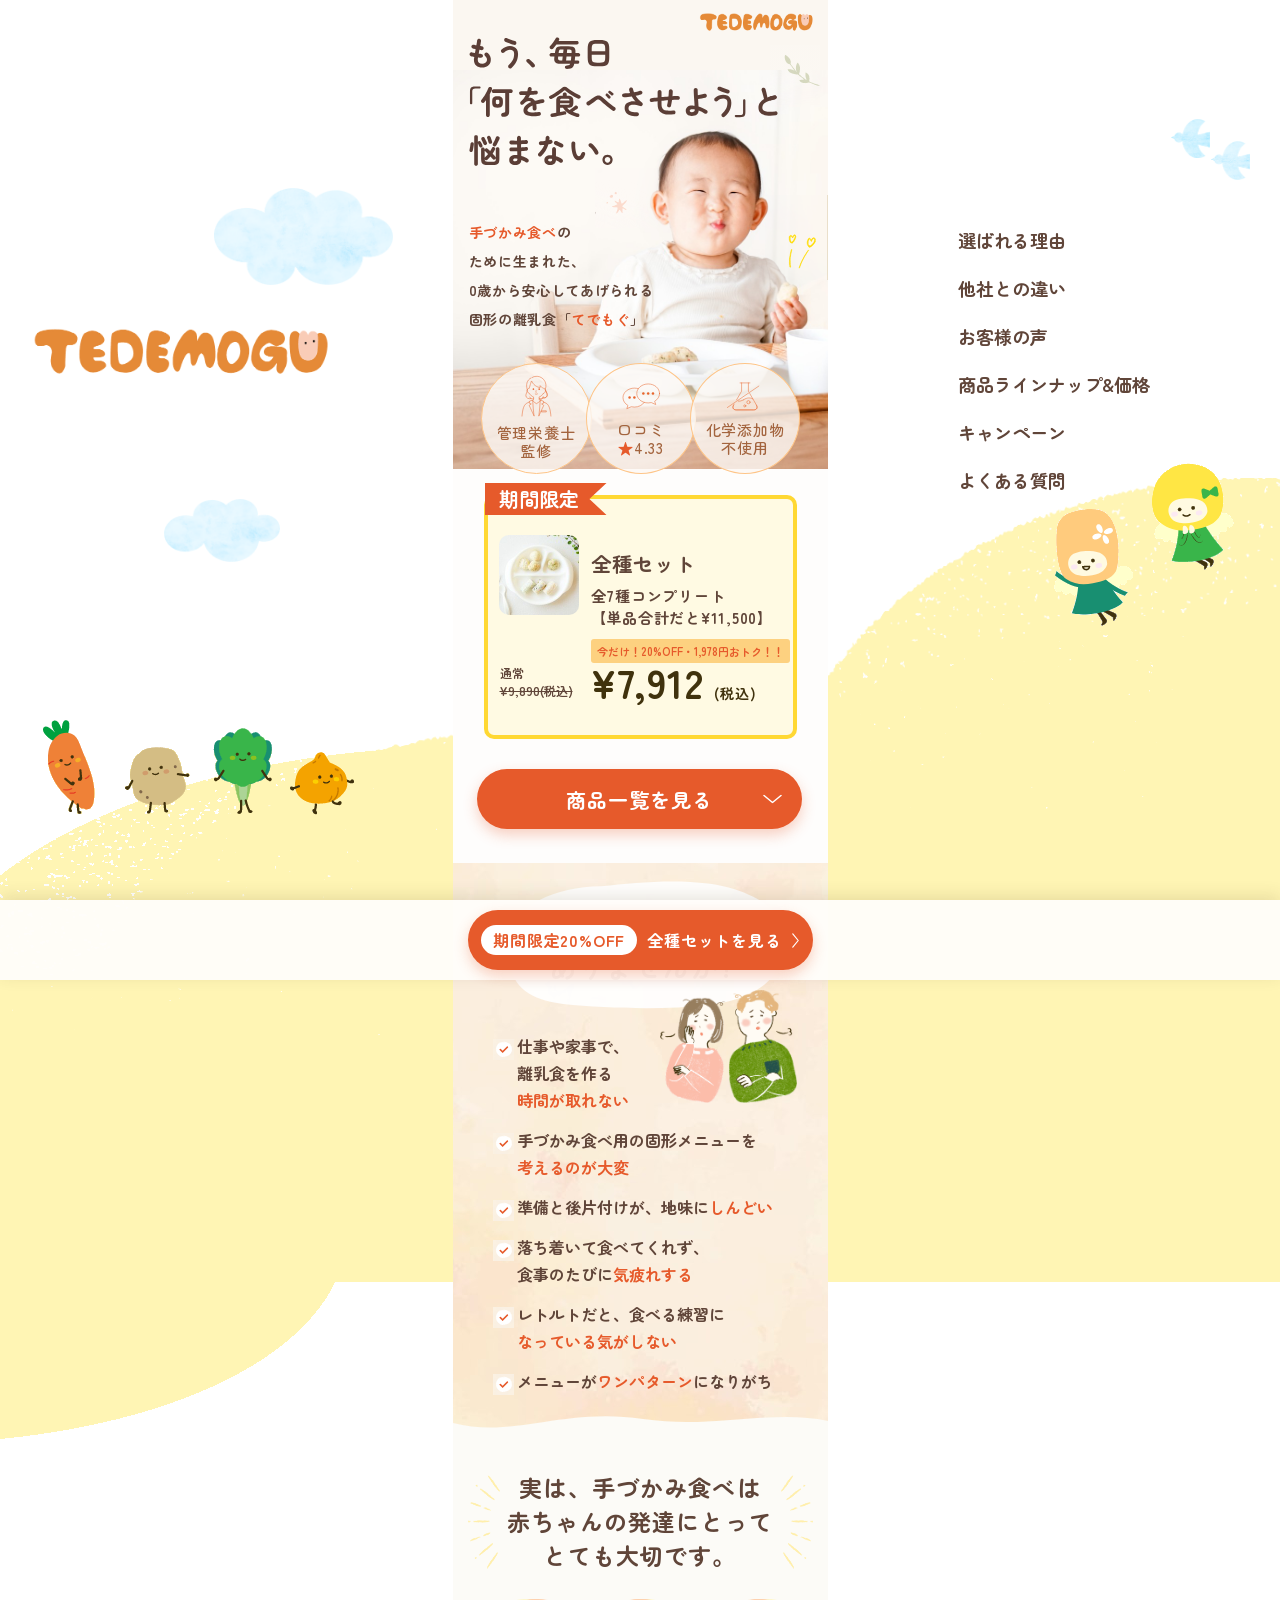
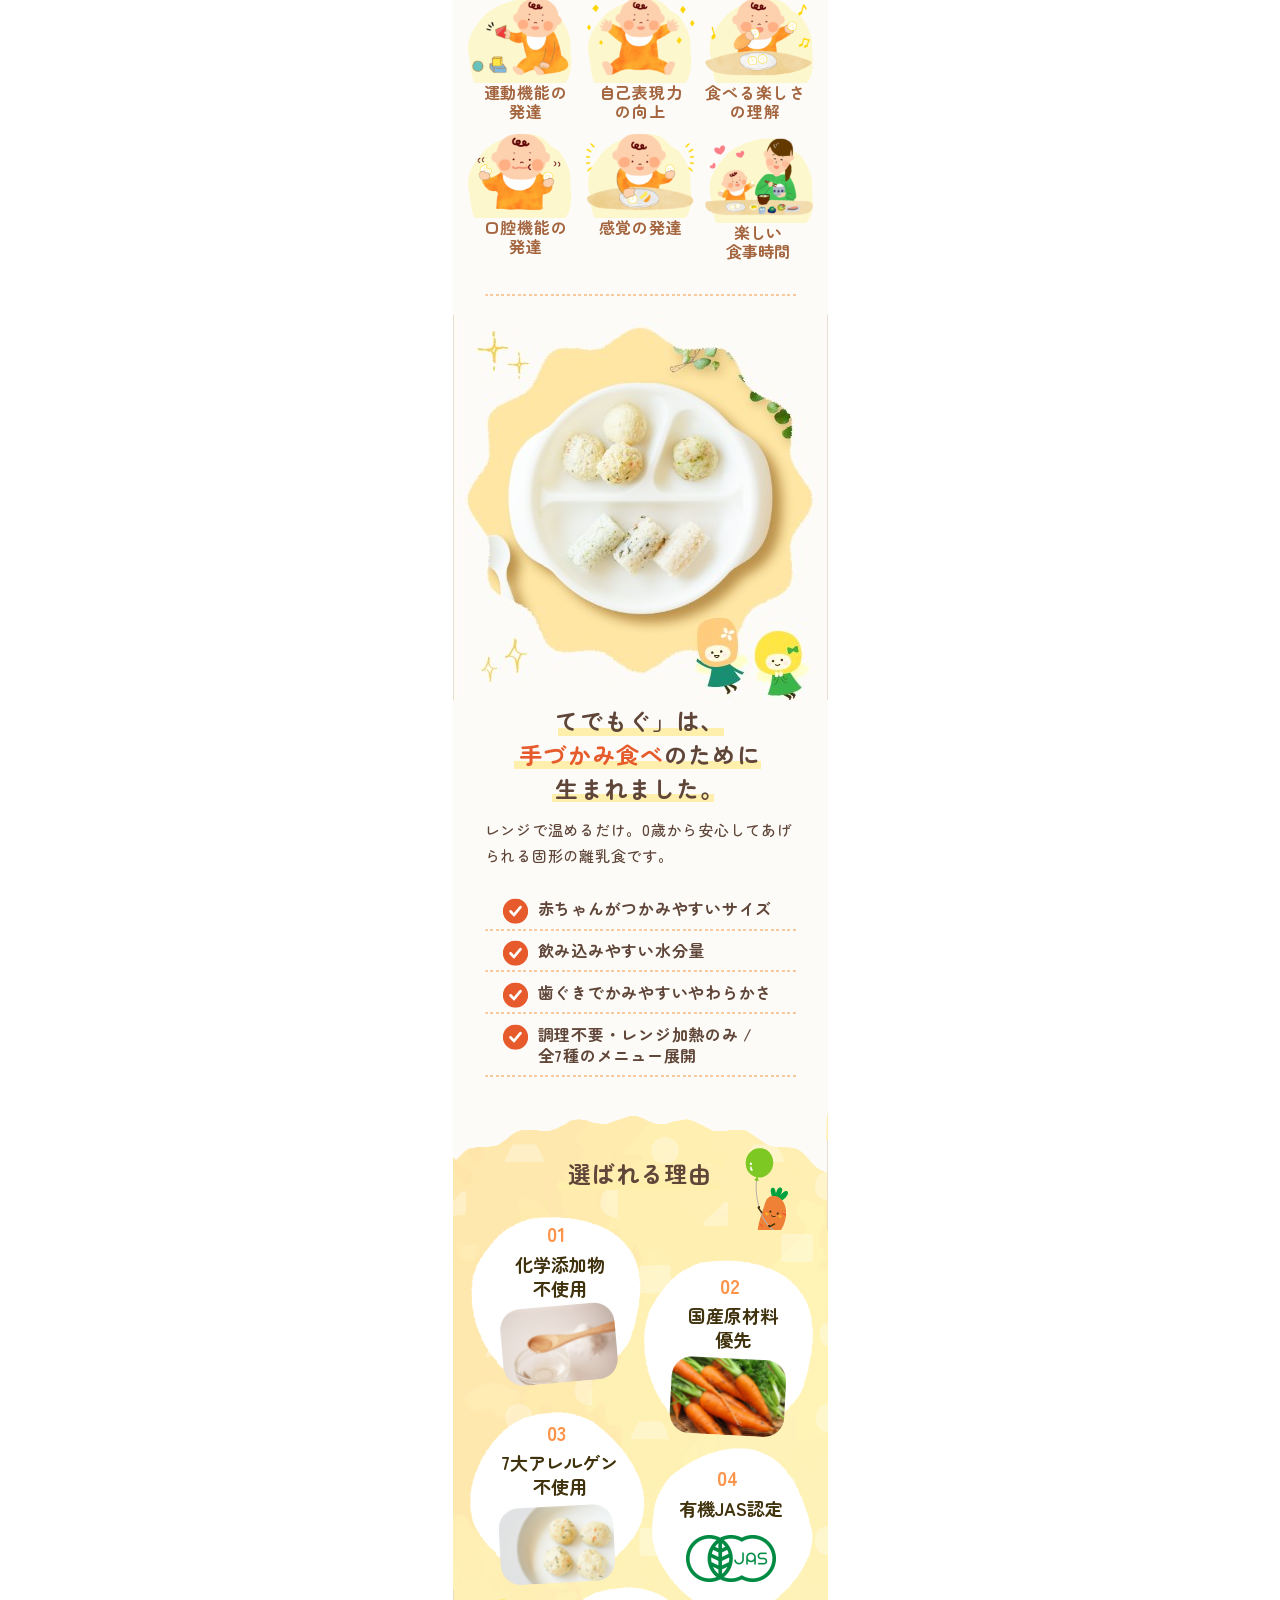
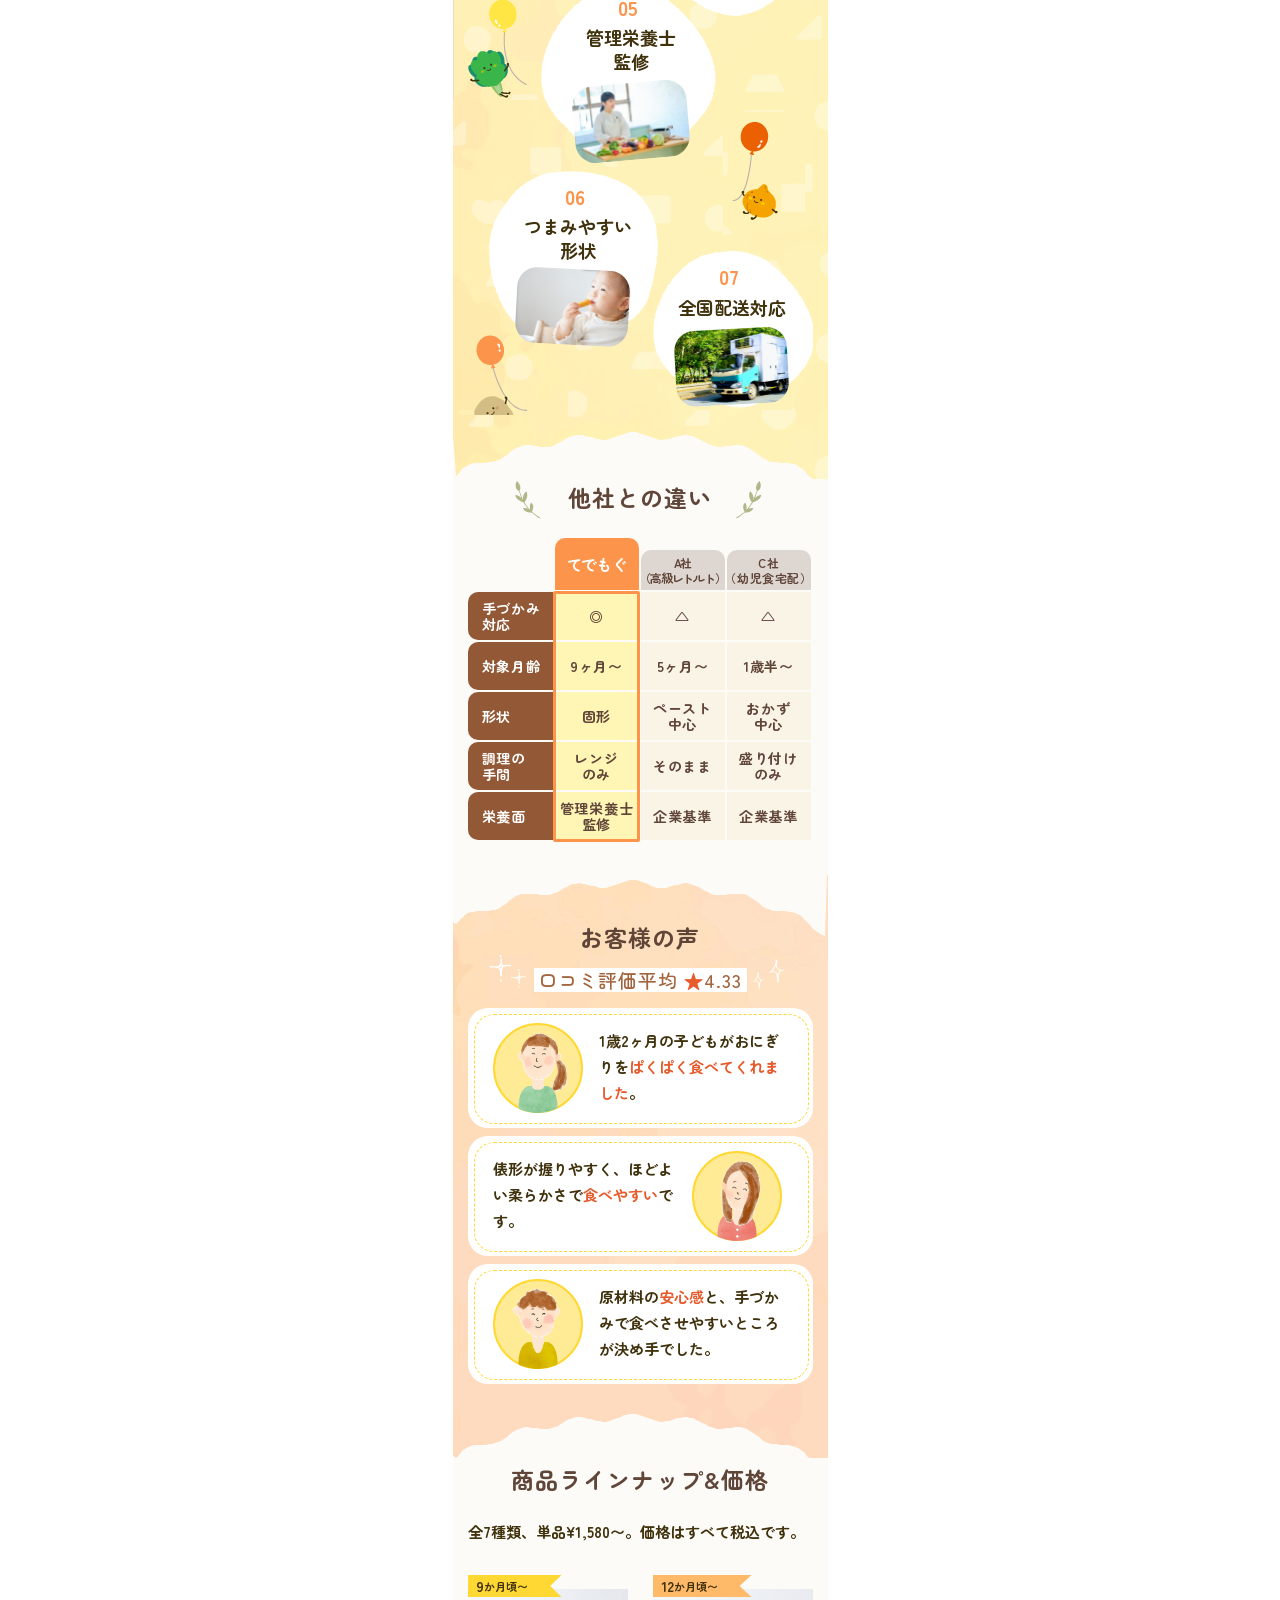
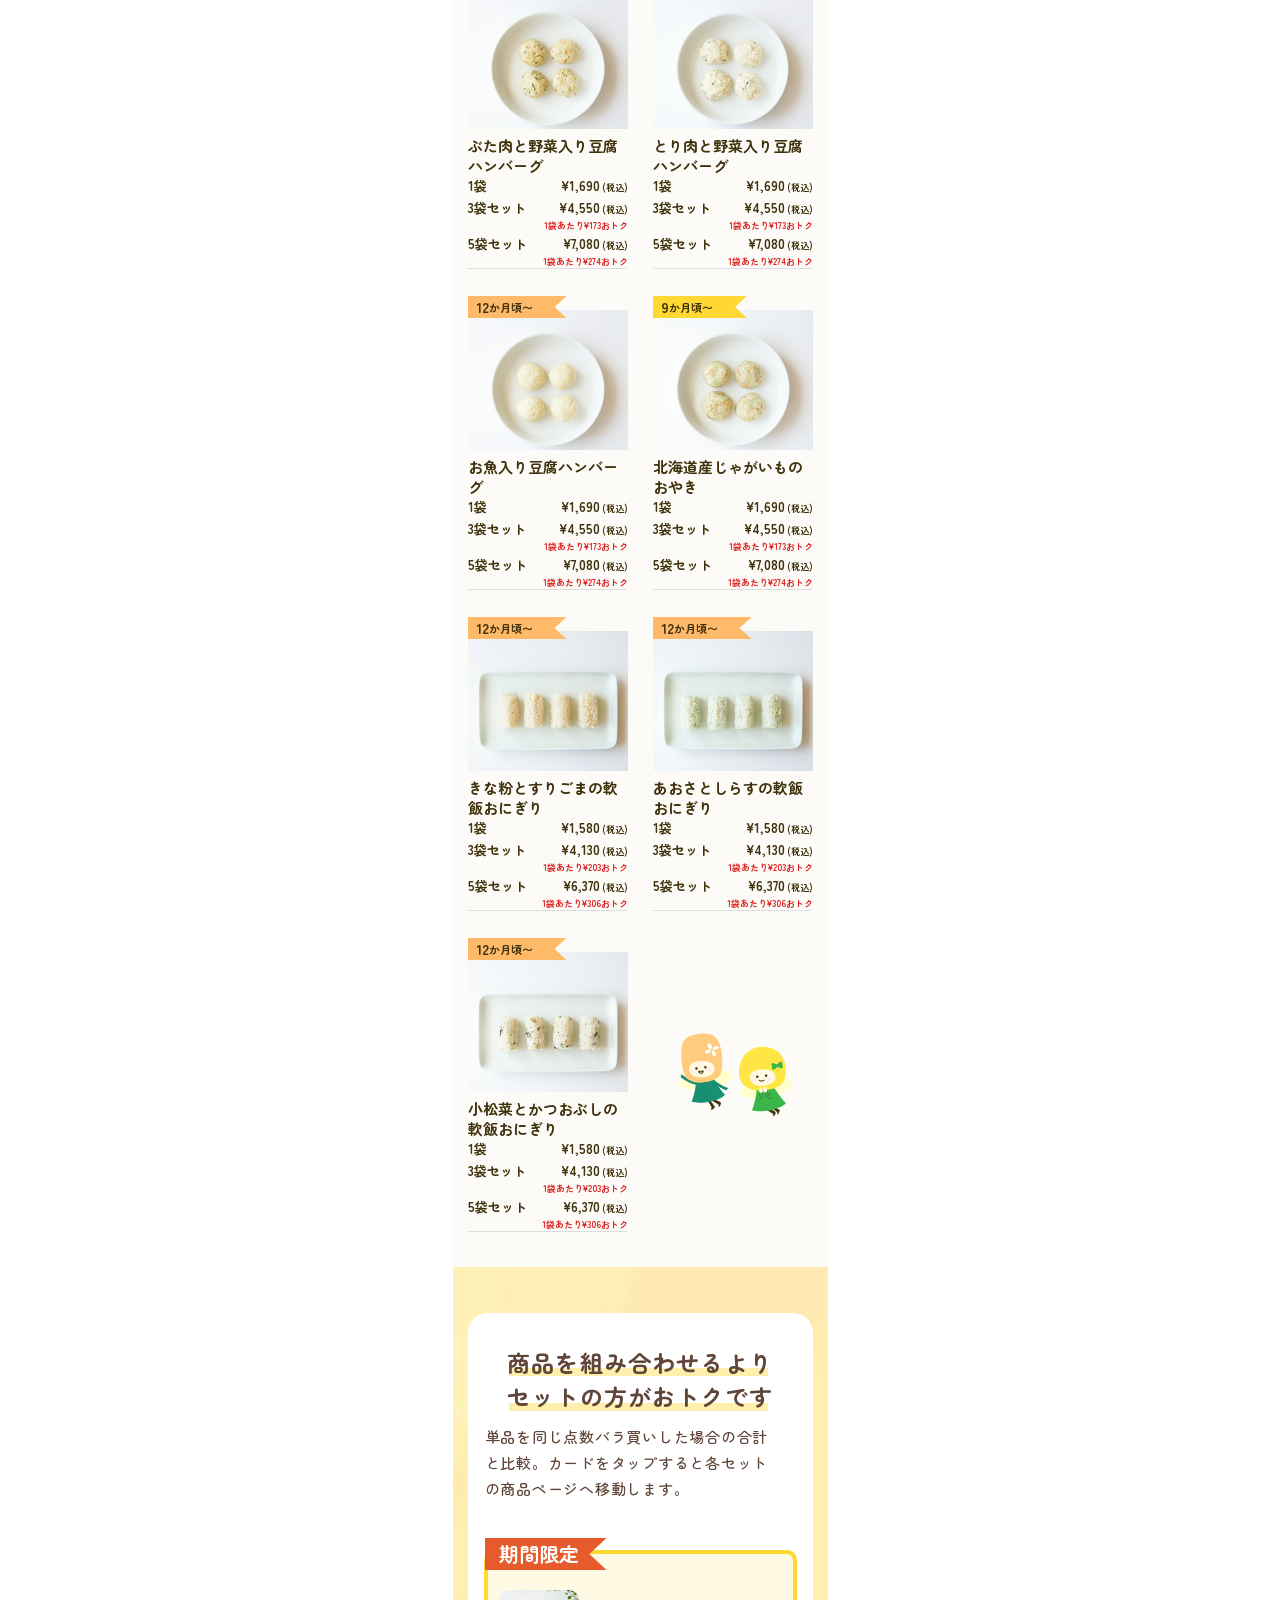
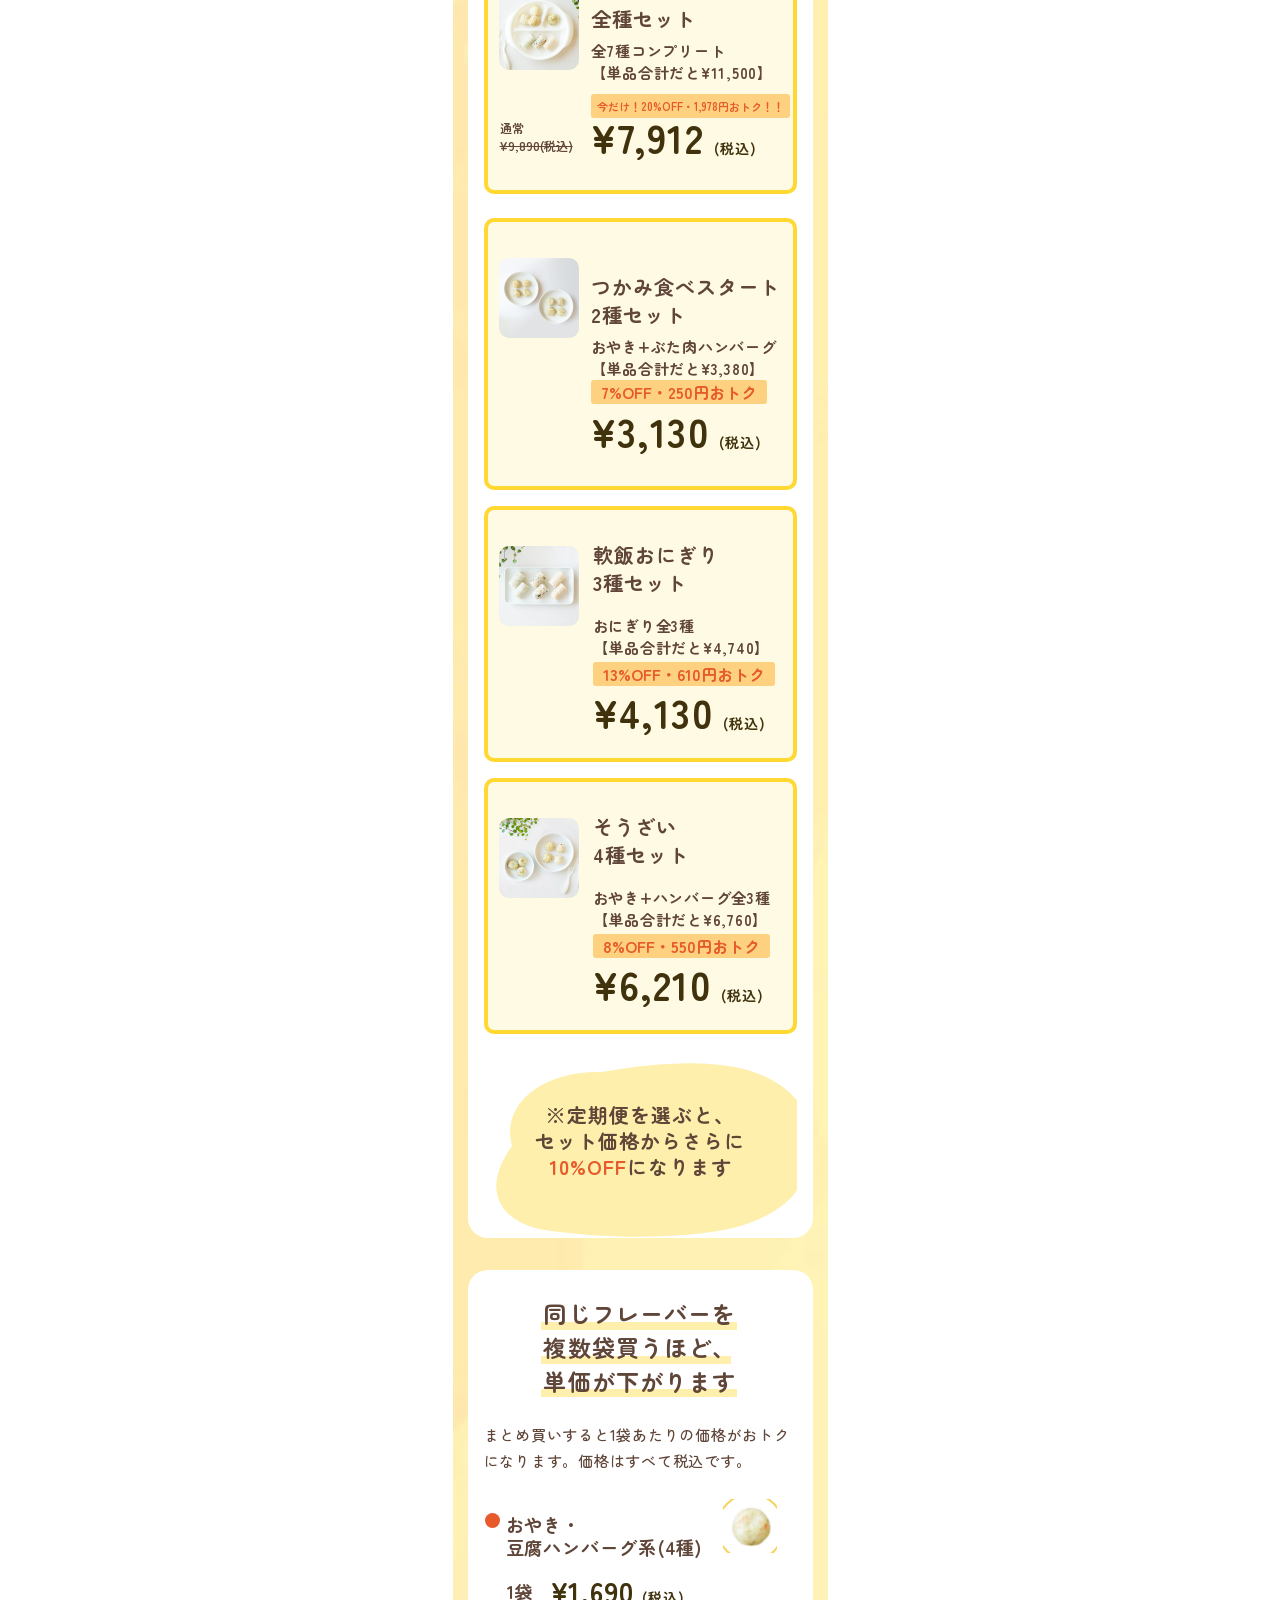
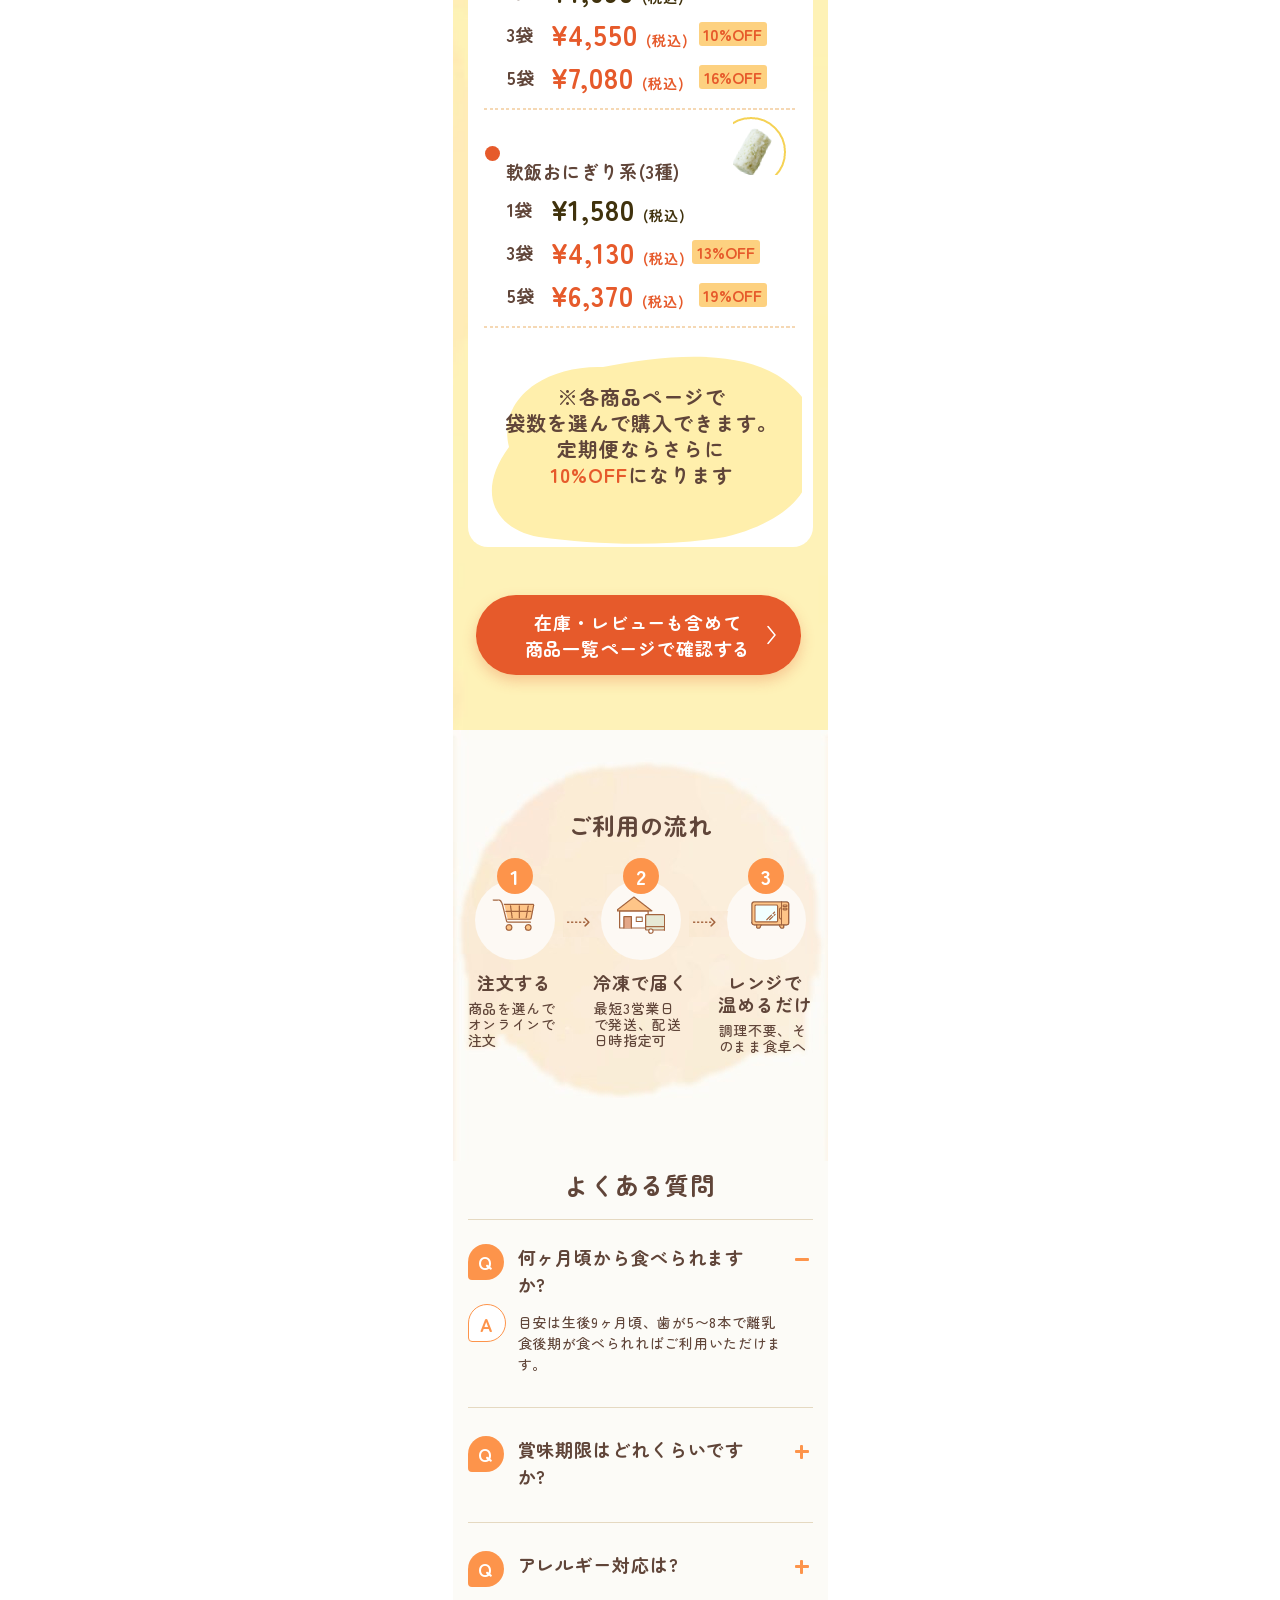
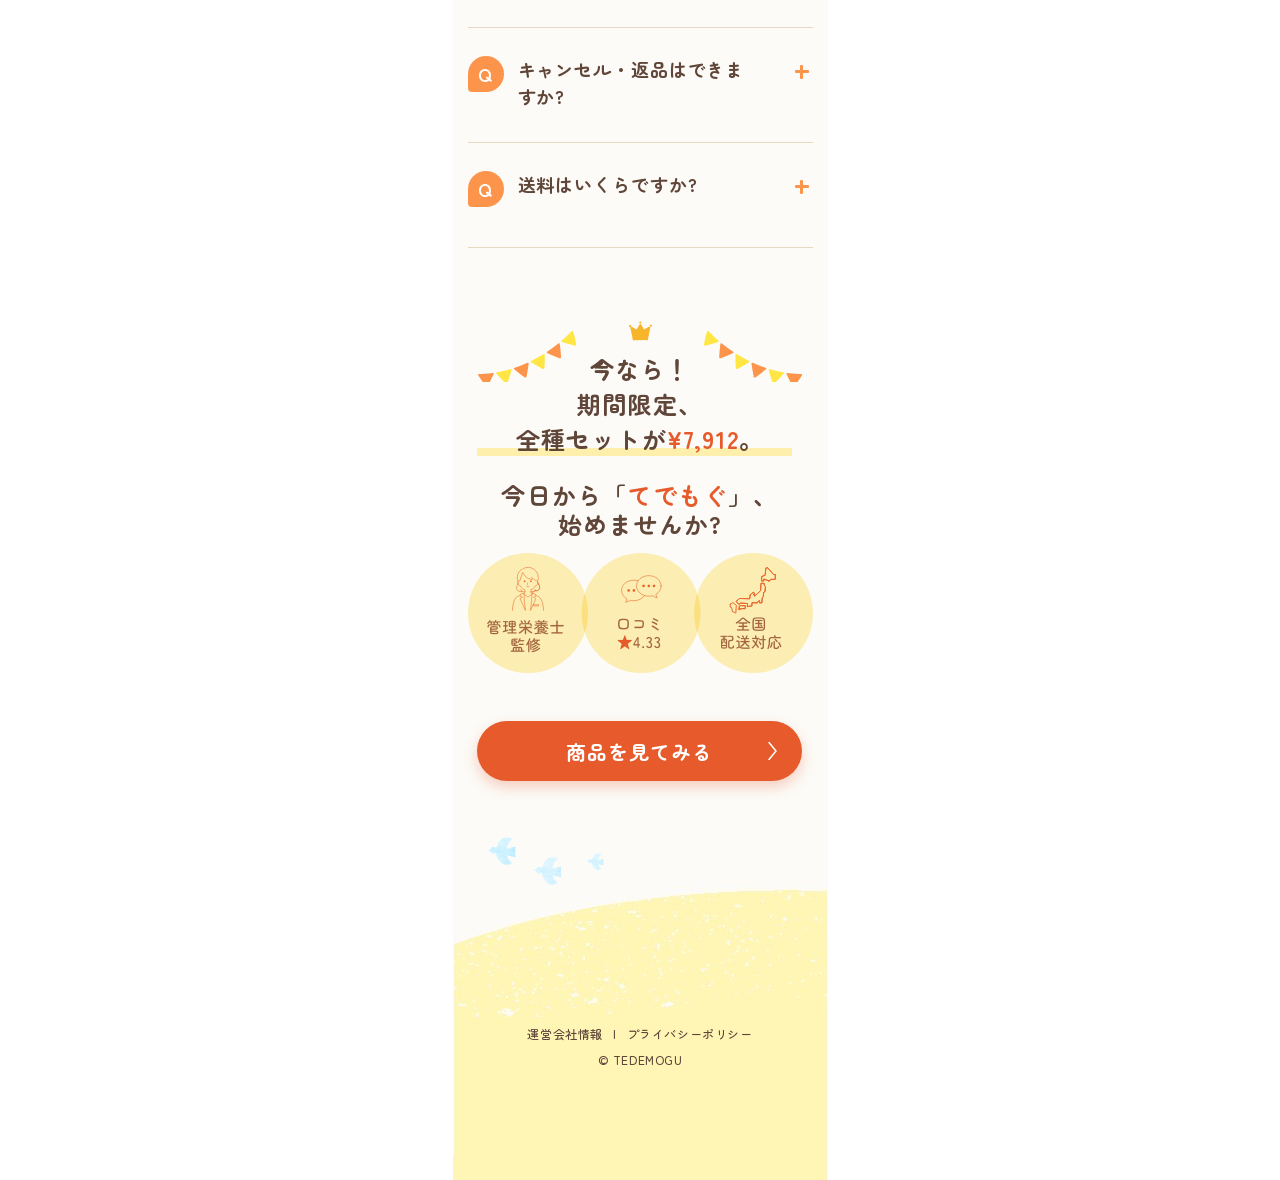
<file: local/index.html>
<!doctype html>
<html lang="ja">
<head>
<meta charset="utf-8">
<meta name="viewport" content="width=device-width, initial-scale=1">
<title>てでもぐ | 0歳からの手づかみ食べ離乳食</title>
<link rel="preconnect" href="https://fonts.googleapis.com">
<link rel="preconnect" href="https://fonts.gstatic.com" crossorigin>
<link rel="stylesheet" href="css/base.css?v=20260908c">
<link rel="stylesheet" href="css/desktop-deco.css?v=20260908c">
<link rel="stylesheet" href="css/mv.css?v=20260908c">
<link rel="stylesheet" href="css/worries.css?v=20260908c">
<link rel="stylesheet" href="css/importance.css?v=20260908c">
<link rel="stylesheet" href="css/about.css?v=20260908c">
<link rel="stylesheet" href="css/reasons.css?v=20260908c">
<link rel="stylesheet" href="css/compare.css?v=20260908c">
<link rel="stylesheet" href="css/voice.css?v=20260908c">
<link rel="stylesheet" href="css/lineup.css?v=20260908c">
<link rel="stylesheet" href="css/sets.css?v=20260908c">
<link rel="stylesheet" href="css/flow.css?v=20260908c">
<link rel="stylesheet" href="css/faq.css?v=20260908c">
<link rel="stylesheet" href="css/final.css?v=20260908c">
<link rel="stylesheet" href="css/sticky-cta.css?v=20260908c">
</head>
<body>
<div class="page">

  <div class="desktop-deco" aria-hidden="true">
    <img class="deco-item deco-hills-yellow" src="assets/mv/bg-hills-yellow.png" alt="">
    <img class="deco-item deco-hills-mask" src="assets/mv/bg-hills-mask.png" alt="">
    <img class="deco-item deco-veggies" src="assets/mv/veggies-row.png" alt="">
    <img class="deco-item deco-fairies" src="assets/mv/fairies-pair.png" alt="">
    <img class="deco-item deco-cloud-1" src="assets/mv/cloud-large.png" alt="">
    <img class="deco-item deco-cloud-2" src="assets/mv/cloud-large.png" alt="">
    <img class="deco-item deco-cloud-3" src="assets/mv/cloud-large.png" alt="">
    <img class="deco-item deco-cloud-4" src="assets/mv/cloud-small-b.png" alt="">
    <img class="deco-item deco-cloud-5" src="assets/mv/cloud-small-a.png" alt="">
    <img class="deco-item deco-cloud-6" src="assets/mv/cloud-small-b.png" alt="">
    <img class="deco-item deco-bird-1" src="assets/mv/bird-01.png" alt="">
    <img class="deco-item deco-bird-2" src="assets/mv/bird-02.png" alt="">
    <img class="deco-item deco-logo" src="assets/mv/logo-tedemogu.png" alt="TEDEMOGU">
    <nav class="deco-item desktop-nav">
      <a href="#chosen">選ばれる理由</a>
      <a href="#compare">他社との違い</a>
      <a href="#voice">お客様の声</a>
      <a href="#lineup">商品ラインナップ&amp;価格</a>
      <a href="#campaign">キャンペーン</a>
      <a href="#faq">よくある質問</a>
    </nav>
  </div>

  <div class="lp">

    <section class="mv" id="mv">
      <img class="mv-logo" src="assets/mv/logo-tedemogu.png" alt="TEDEMOGU">

      <h1 class="mv-headline">もう、毎日<br>「何を食べさせよう」と<br>悩まない。</h1>
      <img class="mv-headline-art" src="assets/mv/headline.svg" alt="" aria-hidden="true">
      <img class="mv-sparkle" src="assets/mv/deco-sparkle-headline.png" alt="">

      <p class="mv-subhead"><span class="hl">手づかみ食べ</span>の<br>ために生まれた、<br>0歳から安心してあげられる<br>固形の離乳食「<span class="brand">てでもぐ</span>」</p>
      <img class="mv-flower" src="assets/mv/deco-flower-left.png" alt="">

      <div class="mv-photo">
        <img src="assets/mv/hero-baby.jpg" alt="てでもぐを手づかみで食べる赤ちゃん">
      </div>
      <img class="mv-leaf-tr" src="assets/mv/deco-leaf-topright.png" alt="">
      <img class="mv-hearts" src="assets/mv/deco-hearts-right.png" alt="">

      <div class="mv-badges">
        <div class="mv-badge mv-badge-1">
          <img src="assets/mv/badge-icon-1.svg" alt="">
          <p>管理栄養士<br>監修</p>
        </div>
        <div class="mv-badge mv-badge-2">
          <img src="assets/mv/badge-icon-2.svg" alt="">
          <p>口コミ<br><span class="star">★</span>4.33</p>
        </div>
        <div class="mv-badge mv-badge-3">
          <img src="assets/mv/badge-icon-3.svg" alt="">
          <p>化学添加物<br>不使用</p>
        </div>
      </div>

      <a class="mv-set-card" href="https://shop.eatbyhand.co.jp/discount/allset7912?redirect=%2Fproducts%2Fassortment" data-handle="assortment">
        <span class="set-ribbon is-limited">期間限定</span>
        <img class="thumb" src="assets/sets/set-all.jpg" alt="全種セット">
        <p class="name">全種セット</p>
        <p class="desc">全7種コンプリート<br>【単品合計だと¥11,500】</p>
        <span class="off">今だけ！20%OFF・1,978円おトク！！</span>
        <p class="was">通常<br><s>¥9,890(税込)</s></p>
        <p class="now">¥7,912<span class="tax">(税込)</span></p>
      </a>

      <a class="mv-cta" href="#lineup">
        商品一覧を見る
        <svg viewBox="0 0 19 9" fill="none" xmlns="http://www.w3.org/2000/svg"><path d="M1 1l8.5 7L18 1" stroke="#fff" stroke-width="1.5" stroke-linecap="round" stroke-linejoin="round"/></svg>
      </a>
    </section>

    <section class="worries" id="worries">
      <img class="worries-bg" src="assets/worries/bg-texture.jpg" alt="">
      <svg class="worries-bubble" viewBox="0 0 300 150" preserveAspectRatio="none" xmlns="http://www.w3.org/2000/svg" aria-hidden="true">
        <path d="M18 68 C12 32 55 10 108 9 C158 3 222 -2 262 18 C299 34 300 62 288 82 C302 98 278 128 228 136 C178 143 118 141 68 136 C26 131 3 108 18 68 Z"/>
      </svg>
      <h2 class="worries-heading">こんなお悩み<br>ありませんか?</h2>
      <img class="worries-parents" src="assets/worries/parents.png" alt="悩む夫婦のイラスト">

      <ul class="worries-list">
        <li><img src="assets/worries/checkmark.png" alt=""><p>仕事や家事で、<br>離乳食を作る<br><span class="accent">時間が取れない</span></p></li>
        <li><img src="assets/worries/checkmark.png" alt=""><p>手づかみ食べ用の固形メニューを<br><span class="accent">考えるのが大変</span></p></li>
        <li><img src="assets/worries/checkmark.png" alt=""><p>準備と後片付けが、地味に<span class="accent">しんどい</span></p></li>
        <li><img src="assets/worries/checkmark.png" alt=""><p>落ち着いて食べてくれず、<br>食事のたびに<span class="accent">気疲れする</span></p></li>
        <li><img src="assets/worries/checkmark.png" alt=""><p>レトルトだと、食べる練習に<br><span class="accent">なっている気がしない</span></p></li>
        <li><img src="assets/worries/checkmark.png" alt=""><p>メニューが<span class="accent">ワンパターン</span>になりがち</p></li>
      </ul>

      <svg class="worries-wave" viewBox="0 0 375 32" preserveAspectRatio="none" xmlns="http://www.w3.org/2000/svg" aria-hidden="true">
        <path d="M0 16 C 60 32, 110 0, 190 12 C 260 22, 320 2, 375 14 L375 32 L0 32 Z" fill="#FCFBF7"/>
      </svg>
    </section>

    <section class="importance" id="importance">
      <h2 class="importance-heading">実は、手づかみ食べは<br>赤ちゃんの発達にとって<br>とても大切です。</h2>
      <img class="importance-spark-l" src="assets/importance/spark-left.png" alt="">
      <img class="importance-spark-r" src="assets/importance/spark-right.png" alt="">

      <ul class="importance-cards">
        <li class="imp-card-1"><img src="assets/importance/card-1.png" alt=""><p>運動機能の<br>発達</p></li>
        <li class="imp-card-2"><img src="assets/importance/card-2.png" alt=""><p>自己表現力<br>の向上</p></li>
        <li class="imp-card-3"><img src="assets/importance/card-3.png" alt=""><p>食べる楽しさ<br>の理解</p></li>
        <li class="imp-card-4"><img src="assets/importance/card-4.png" alt=""><p>口腔機能の<br>発達</p></li>
        <li class="imp-card-5"><img src="assets/importance/card-5.png" alt=""><p>感覚の発達</p></li>
        <li class="imp-card-6"><img src="assets/importance/card-6.png" alt=""><p>楽しい<br>食事時間</p></li>
      </ul>
    </section>

    <!-- 栄養士コメント section (canvas 1699..2039) is hidden for now by request -->

    <section class="about" id="about">
      <img class="about-hero" src="assets/about/hero-blob.jpg" alt="お皿に盛り付けたてでもぐの離乳食">
      <div class="about-bars" aria-hidden="true"><i></i><i></i><i></i></div>
      <h2 class="about-heading">てでもぐ」は、<br><span class="accent">手づかみ食べ</span>のために<br>生まれました。</h2>
      <p class="about-body">レンジで温めるだけ。0歳から安心してあげられる固形の離乳食です。</p>

      <div class="about-sep" aria-hidden="true"></div>
      <div class="about-sep" aria-hidden="true"></div>
      <div class="about-sep" aria-hidden="true"></div>
      <div class="about-sep" aria-hidden="true"></div>
      <div class="about-sep" aria-hidden="true"></div>

      <ul class="about-list">
        <li><img src="assets/about/check-circle.png" alt=""><p>赤ちゃんがつかみやすいサイズ</p></li>
        <li><img src="assets/about/check-circle.png" alt=""><p>飲み込みやすい水分量</p></li>
        <li><img src="assets/about/check-circle.png" alt=""><p>歯ぐきでかみやすいやわらかさ</p></li>
        <li><img src="assets/about/check-circle.png" alt=""><p>調理不要・レンジ加熱のみ /<br>全7種のメニュー展開</p></li>
      </ul>
    </section>

    <section class="reasons" id="chosen">
      <div class="reasons-bg" aria-hidden="true">
        <img class="reasons-bg-base" src="assets/reasons/bg-base.jpg" alt="">
        <div class="reasons-bg-pattern"></div>
        <svg class="reasons-wave" viewBox="0 0 375 965" preserveAspectRatio="none" xmlns="http://www.w3.org/2000/svg">
          <path d="M0 0 L0 42 L3 45 L6 42 L9 39 L12 36 L15 34 L18 33 L21 33 L24 32 L27 32 L30 32 L33 32 L36 32 L39 31 L42 31 L45 30 L48 28 L51 26 L54 24 L57 21 L60 19 L63 17 L66 16 L69 15 L72 15 L75 15 L78 15 L81 15 L84 15 L87 16 L90 16 L93 16 L96 16 L99 15 L102 14 L105 13 L108 11 L111 10 L114 8 L117 6 L120 5 L123 5 L126 4 L129 5 L132 5 L135 6 L138 7 L141 8 L144 8 L147 9 L150 9 L153 9 L156 8 L159 7 L162 6 L165 5 L168 4 L171 3 L174 2 L177 1 L180 1 L183 1 L186 2 L189 3 L192 4 L195 6 L198 7 L201 8 L204 9 L207 9 L210 9 L213 9 L216 8 L219 7 L222 6 L225 6 L228 5 L231 5 L234 4 L237 5 L240 6 L243 7 L246 9 L249 10 L252 12 L255 13 L258 15 L261 16 L264 16 L267 16 L270 16 L273 16 L276 15 L279 15 L282 15 L285 15 L288 15 L291 15 L294 16 L297 18 L300 20 L303 22 L306 24 L309 27 L312 29 L315 31 L318 31 L321 32 L324 32 L327 32 L330 32 L333 32 L336 33 L339 33 L342 34 L345 35 L348 37 L351 40 L354 43 L357 46 L360 50 L363 52 L366 54 L369 56 L372 57 L374 0 Z" fill="#FCFBF7"/>
          <path d="M0 965 L0 920 L3 961 L6 958 L9 954 L12 952 L15 950 L18 949 L21 948 L24 948 L27 948 L30 948 L33 948 L36 947 L39 947 L42 946 L45 945 L48 944 L51 942 L54 940 L57 937 L60 935 L63 933 L66 932 L69 931 L72 930 L75 930 L78 930 L81 931 L84 931 L87 932 L90 932 L93 932 L96 932 L99 931 L102 930 L105 928 L108 927 L111 925 L114 923 L117 922 L120 921 L123 920 L126 920 L129 920 L132 921 L135 922 L138 922 L141 923 L144 924 L147 924 L150 925 L153 925 L156 924 L159 923 L162 922 L165 921 L168 920 L171 919 L174 918 L177 917 L180 917 L183 917 L186 918 L189 919 L192 920 L195 921 L198 922 L201 923 L204 924 L207 925 L210 925 L213 924 L216 924 L219 923 L222 922 L225 921 L228 921 L231 920 L234 920 L237 921 L240 921 L243 923 L246 924 L249 926 L252 927 L255 929 L258 930 L261 931 L264 932 L267 932 L270 932 L273 931 L276 931 L279 931 L282 930 L285 930 L288 930 L291 931 L294 932 L297 934 L300 936 L303 938 L306 940 L309 943 L312 944 L315 946 L318 947 L321 947 L324 947 L327 948 L330 948 L333 948 L336 948 L339 949 L342 949 L345 951 L348 953 L351 955 L354 959 L357 962 L360 964 L363 964 L366 964 L369 964 L372 964 L374 965 Z" fill="#FCFBF7"/>
        </svg>
      </div>
      <img class="reasons-blobs" src="assets/reasons/blobs.svg" alt="">
      <div class="reasons-heading-bar" aria-hidden="true"></div>
      <h2 class="reasons-heading">選ばれる理由</h2>

      <img class="reasons-deco deco-r-carrot" src="assets/reasons/deco-carrot.png" alt="">
      <img class="reasons-deco deco-r-broccoli" src="assets/reasons/deco-broccoli.png" alt="">
      <img class="reasons-deco deco-r-onion" src="assets/reasons/deco-onion.png" alt="">
      <img class="reasons-deco deco-r-potato" src="assets/reasons/deco-potato.png" alt="">

      <ul class="reasons-cards">
        <li class="r-card-1"><span class="num">01</span><p class="ttl">化学添加物<br>不使用</p><img class="ph" src="assets/reasons/photo-c1.png" alt="化学添加物不使用"></li>
        <li class="r-card-2"><span class="num">02</span><p class="ttl">国産原材料<br>優先</p><img class="ph" src="assets/reasons/photo-c2.png" alt="国産原材料優先"></li>
        <li class="r-card-3"><span class="num">03</span><p class="ttl">7大アレルゲン<br>不使用</p><img class="ph" src="assets/reasons/photo-c3.png" alt="7大アレルゲン不使用"></li>
        <li class="r-card-4"><span class="num">04</span><p class="ttl">有機JAS認定</p><img class="ph" src="assets/reasons/jas-logo.png" alt="有機JAS認定ロゴ"></li>
        <li class="r-card-5"><span class="num">05</span><p class="ttl">管理栄養士<br>監修</p><img class="ph" src="assets/reasons/photo-c5.png" alt="管理栄養士監修"></li>
        <li class="r-card-6"><span class="num">06</span><p class="ttl">つまみやすい<br>形状</p><img class="ph" src="assets/reasons/photo-c6.png" alt="つまみやすい形状"></li>
        <li class="r-card-7"><span class="num">07</span><p class="ttl">全国配送対応</p><img class="ph" src="assets/reasons/photo-c7.png" alt="全国配送対応"></li>
      </ul>
    </section>

    <section class="compare" id="compare">
      <h2 class="compare-heading">他社との違い</h2>
      <img class="compare-leaf-l" src="assets/compare/leaf-left.png" alt="">
      <img class="compare-leaf-r" src="assets/compare/leaf-right.png" alt="">

      <div class="compare-table" role="table" aria-label="他社との比較表">
        <div class="cell h-tedemogu">てでもぐ</div>
        <div class="cell h-a">A社<br>（高級レトルト）</div>
        <div class="cell h-c">C社<br>（幼児食宅配）</div>

        <div class="cell lbl r1">手づかみ<br>対応</div>
        <div class="cell c-t r1">◎</div>
        <div class="cell c-a r1">△</div>
        <div class="cell c-c r1">△</div>

        <div class="cell lbl r2">対象月齢</div>
        <div class="cell c-t r2">9ヶ月〜</div>
        <div class="cell c-a r2">5ヶ月〜</div>
        <div class="cell c-c r2">1歳半〜</div>

        <div class="cell lbl r3">形状</div>
        <div class="cell c-t r3">固形</div>
        <div class="cell c-a r3">ペースト<br>中心</div>
        <div class="cell c-c r3">おかず<br>中心</div>

        <div class="cell lbl r4">調理の<br>手間</div>
        <div class="cell c-t r4">レンジ<br>のみ</div>
        <div class="cell c-a r4">そのまま</div>
        <div class="cell c-c r4">盛り付け<br>のみ</div>

        <div class="cell lbl r5">栄養面</div>
        <div class="cell c-t r5">管理栄養士<br>監修</div>
        <div class="cell c-a r5">企業基準</div>
        <div class="cell c-c r5">企業基準</div>

        <div class="compare-outline" aria-hidden="true"></div>
      </div>
    </section>

    <section class="voice" id="voice">
      <div class="voice-bg" aria-hidden="true">
        <img src="assets/voice/bg-texture.jpg" alt="">
        <svg class="voice-wave" viewBox="0 0 375 620" preserveAspectRatio="none" xmlns="http://www.w3.org/2000/svg">
          <path d="M0 0 L0 47 L3 49 L6 46 L9 43 L12 40 L15 38 L18 37 L21 37 L24 36 L27 36 L30 36 L33 36 L36 36 L39 35 L42 35 L45 34 L48 32 L51 30 L54 28 L57 25 L60 23 L63 21 L66 20 L69 19 L72 19 L75 19 L78 19 L81 19 L84 19 L87 20 L90 20 L93 20 L96 20 L99 19 L102 18 L105 17 L108 15 L111 13 L114 12 L117 10 L120 9 L123 9 L126 8 L129 9 L132 9 L135 10 L138 11 L141 11 L144 12 L147 13 L150 13 L153 13 L156 12 L159 11 L162 10 L165 9 L168 8 L171 7 L174 6 L177 5 L180 5 L183 5 L186 6 L189 7 L192 8 L195 9 L198 11 L201 12 L204 13 L207 13 L210 13 L213 13 L216 12 L219 11 L222 10 L225 10 L228 9 L231 8 L234 8 L237 9 L240 10 L243 11 L246 12 L249 14 L252 16 L255 17 L258 19 L261 20 L264 20 L267 20 L270 20 L273 20 L276 19 L279 19 L282 19 L285 19 L288 19 L291 19 L294 20 L297 22 L300 24 L303 26 L306 28 L309 31 L312 33 L315 34 L318 35 L321 36 L324 36 L327 36 L330 36 L333 36 L336 37 L339 37 L342 38 L345 39 L348 41 L351 44 L354 47 L357 50 L360 54 L363 56 L366 58 L369 60 L372 61 L374 0 Z" fill="#FCFBF7"/>
          <path d="M0 620 L0 580 L3 583 L6 580 L9 576 L12 574 L15 572 L18 571 L21 570 L24 570 L27 570 L30 570 L33 570 L36 569 L39 569 L42 568 L45 567 L48 566 L51 564 L54 562 L57 559 L60 557 L63 555 L66 554 L69 553 L72 552 L75 552 L78 553 L81 553 L84 553 L87 554 L90 554 L93 554 L96 554 L99 553 L102 552 L105 551 L108 549 L111 547 L114 545 L117 544 L120 543 L123 542 L126 542 L129 542 L132 543 L135 544 L138 544 L141 545 L144 546 L147 546 L150 547 L153 547 L156 546 L159 545 L162 544 L165 543 L168 542 L171 540 L174 540 L177 539 L180 539 L183 539 L186 540 L189 541 L192 542 L195 543 L198 544 L201 545 L204 546 L207 547 L210 547 L213 546 L216 546 L219 545 L222 544 L225 543 L228 543 L231 542 L234 542 L237 543 L240 543 L243 545 L246 546 L249 548 L252 549 L255 551 L258 552 L261 553 L264 554 L267 554 L270 554 L273 553 L276 553 L279 553 L282 552 L285 552 L288 552 L291 553 L294 554 L297 556 L300 558 L303 560 L306 562 L309 565 L312 567 L315 568 L318 569 L321 569 L324 569 L327 570 L330 570 L333 570 L336 570 L339 571 L342 572 L345 573 L348 575 L351 577 L354 581 L357 584 L360 586 L363 586 L366 586 L369 586 L372 586 L374 620 Z" fill="#FCFBF7"/>
        </svg>
      </div>

      <h2 class="voice-heading">お客様の声</h2>
      <div class="voice-rating" aria-hidden="true"></div>
      <p class="voice-rating-text">口コミ評価平均 <span class="star">★</span>4.33</p>
      <img class="voice-spark-l" src="assets/voice/spark-left.png" alt="">
      <img class="voice-spark-r" src="assets/voice/spark-right.png" alt="">

      <ul class="voice-list">
        <li>
          <img src="assets/voice/avatar-1.png" alt="">
          <p>1歳2ヶ月の子どもがおにぎりを<span class="accent">ぱくぱく食べてくれました</span>。</p>
        </li>
        <li>
          <img src="assets/voice/avatar-2.png" alt="">
          <p>俵形が握りやすく、ほどよい柔らかさで<span class="accent">食べやすい</span>です。</p>
        </li>
        <li>
          <img src="assets/voice/avatar-3.png" alt="">
          <p>原材料の<span class="accent">安心感</span>と、手づかみで食べさせやすいところが決め手でした。</p>
        </li>
      </ul>
    </section>

    <section class="lineup" id="lineup">
      <h2 class="lineup-heading">商品ラインナップ&amp;価格</h2>
      <p class="lineup-lead">全7種類、単品¥1,580〜。価格はすべて税込です。</p>

      <ul class="lineup-grid">
        <li class="product" data-handle="tofuhamburg">
          <span class="age is-9m"><span class="m">9</span>か月頃〜</span>
          <img class="thumb" src="assets/lineup/p1.jpg" alt="ぶた肉と野菜入り豆腐ハンバーグ">
          <p class="name">ぶた肉と野菜入り豆腐ハンバーグ</p>
          <ul class="tiers">
            <li class="tier"><div class="row"><span class="qty">1袋</span><span class="amt">¥1,690<span class="tax">(税込)</span></span></div></li>
            <li class="tier is-set"><div class="row"><span class="qty">3袋セット</span><span class="amt">¥4,550<span class="tax">(税込)</span></span></div><p class="unit">1袋あたり¥173おトク</p></li>
            <li class="tier is-set"><div class="row"><span class="qty">5袋セット</span><span class="amt">¥7,080<span class="tax">(税込)</span></span></div><p class="unit">1袋あたり¥274おトク</p></li>
          </ul>
        </li>
        <li class="product" data-handle="chickenhamburg">
          <span class="age"><span class="m">12</span>か月頃〜</span>
          <img class="thumb" src="assets/lineup/p2.jpg" alt="とり肉と野菜入り豆腐ハンバーグ">
          <p class="name">とり肉と野菜入り豆腐ハンバーグ</p>
          <ul class="tiers">
            <li class="tier"><div class="row"><span class="qty">1袋</span><span class="amt">¥1,690<span class="tax">(税込)</span></span></div></li>
            <li class="tier is-set"><div class="row"><span class="qty">3袋セット</span><span class="amt">¥4,550<span class="tax">(税込)</span></span></div><p class="unit">1袋あたり¥173おトク</p></li>
            <li class="tier is-set"><div class="row"><span class="qty">5袋セット</span><span class="amt">¥7,080<span class="tax">(税込)</span></span></div><p class="unit">1袋あたり¥274おトク</p></li>
          </ul>
        </li>
        <li class="product" data-handle="fish-hamburg">
          <span class="age"><span class="m">12</span>か月頃〜</span>
          <img class="thumb" src="assets/lineup/p3.jpg" alt="お魚入り豆腐ハンバーグ">
          <p class="name">お魚入り豆腐ハンバーグ</p>
          <ul class="tiers">
            <li class="tier"><div class="row"><span class="qty">1袋</span><span class="amt">¥1,690<span class="tax">(税込)</span></span></div></li>
            <li class="tier is-set"><div class="row"><span class="qty">3袋セット</span><span class="amt">¥4,550<span class="tax">(税込)</span></span></div><p class="unit">1袋あたり¥173おトク</p></li>
            <li class="tier is-set"><div class="row"><span class="qty">5袋セット</span><span class="amt">¥7,080<span class="tax">(税込)</span></span></div><p class="unit">1袋あたり¥274おトク</p></li>
          </ul>
        </li>
        <li class="product" data-handle="oyaki">
          <span class="age is-9m"><span class="m">9</span>か月頃〜</span>
          <img class="thumb" src="assets/lineup/p4.jpg" alt="北海道産じゃがいものおやき">
          <p class="name">北海道産じゃがいものおやき</p>
          <ul class="tiers">
            <li class="tier"><div class="row"><span class="qty">1袋</span><span class="amt">¥1,690<span class="tax">(税込)</span></span></div></li>
            <li class="tier is-set"><div class="row"><span class="qty">3袋セット</span><span class="amt">¥4,550<span class="tax">(税込)</span></span></div><p class="unit">1袋あたり¥173おトク</p></li>
            <li class="tier is-set"><div class="row"><span class="qty">5袋セット</span><span class="amt">¥7,080<span class="tax">(税込)</span></span></div><p class="unit">1袋あたり¥274おトク</p></li>
          </ul>
        </li>
        <li class="product" data-handle="riceball_sesame">
          <span class="age"><span class="m">12</span>か月頃〜</span>
          <img class="thumb" src="assets/lineup/p5.jpg" alt="きな粉とすりごまの軟飯おにぎり">
          <p class="name">きな粉とすりごまの軟飯おにぎり</p>
          <ul class="tiers">
            <li class="tier"><div class="row"><span class="qty">1袋</span><span class="amt">¥1,580<span class="tax">(税込)</span></span></div></li>
            <li class="tier is-set"><div class="row"><span class="qty">3袋セット</span><span class="amt">¥4,130<span class="tax">(税込)</span></span></div><p class="unit">1袋あたり¥203おトク</p></li>
            <li class="tier is-set"><div class="row"><span class="qty">5袋セット</span><span class="amt">¥6,370<span class="tax">(税込)</span></span></div><p class="unit">1袋あたり¥306おトク</p></li>
          </ul>
        </li>
        <li class="product" data-handle="riceball_aosa">
          <span class="age"><span class="m">12</span>か月頃〜</span>
          <img class="thumb" src="assets/lineup/p6.jpg" alt="あおさとしらすの軟飯おにぎり">
          <p class="name">あおさとしらすの軟飯おにぎり</p>
          <ul class="tiers">
            <li class="tier"><div class="row"><span class="qty">1袋</span><span class="amt">¥1,580<span class="tax">(税込)</span></span></div></li>
            <li class="tier is-set"><div class="row"><span class="qty">3袋セット</span><span class="amt">¥4,130<span class="tax">(税込)</span></span></div><p class="unit">1袋あたり¥203おトク</p></li>
            <li class="tier is-set"><div class="row"><span class="qty">5袋セット</span><span class="amt">¥6,370<span class="tax">(税込)</span></span></div><p class="unit">1袋あたり¥306おトク</p></li>
          </ul>
        </li>
        <li class="product" data-handle="riceball_driedbonito">
          <span class="age"><span class="m">12</span>か月頃〜</span>
          <img class="thumb" src="assets/lineup/p7.jpg" alt="小松菜とかつおぶしの軟飯おにぎり">
          <p class="name">小松菜とかつおぶしの軟飯おにぎり</p>
          <ul class="tiers">
            <li class="tier"><div class="row"><span class="qty">1袋</span><span class="amt">¥1,580<span class="tax">(税込)</span></span></div></li>
            <li class="tier is-set"><div class="row"><span class="qty">3袋セット</span><span class="amt">¥4,130<span class="tax">(税込)</span></span></div><p class="unit">1袋あたり¥203おトク</p></li>
            <li class="tier is-set"><div class="row"><span class="qty">5袋セット</span><span class="amt">¥6,370<span class="tax">(税込)</span></span></div><p class="unit">1袋あたり¥306おトク</p></li>
          </ul>
        </li>
      </ul>

      <img class="lineup-fairies" src="assets/lineup/fairies.png" alt="">
    </section>

    <section class="sets" id="campaign">
      <img class="sets-bg" src="assets/sets/bg-base.jpg" alt="" aria-hidden="true">

      <div class="sets-panel panel-sets" aria-hidden="true"></div>

      <i class="sets-title-bar" style="left:56px;top:101px;width:259px"></i>
      <i class="sets-title-bar" style="left:56px;top:136px;width:259px"></i>
      <h2 class="sets-title" style="top:78px">商品を組み合わせるより<br>セットの方がおトクです</h2>
      <p class="sets-lead" style="left:32px;top:157px;width:296px">単品を同じ点数バラ買いした場合の合計と比較。カードをタップすると各セットの商品ページへ移動します。</p>

      <a class="set-card" href="https://shop.eatbyhand.co.jp/discount/allset7912?redirect=%2Fproducts%2Fassortment" data-handle="assortment">
        <span class="set-ribbon is-limited">期間限定</span>
        <img class="thumb" src="assets/sets/set-all.jpg" alt="全種セット">
        <p class="name">全種セット</p>
        <p class="desc">全7種コンプリート<br>【単品合計だと¥11,500】</p>
        <span class="off">今だけ！20%OFF・1,978円おトク！！</span>
        <p class="was">通常<br><s>¥9,890(税込)</s></p>
        <p class="now">¥7,912<span class="tax">(税込)</span></p>
      </a>

      <a class="set-card" href="https://shop.eatbyhand.co.jp/products/starterset" data-handle="starterset">
        <img class="thumb" src="assets/sets/set-starter.jpg" alt="つかみ食べスタート2種セット">
        <p class="name">つかみ食べスタート<br>2種セット</p>
        <p class="desc">おやき+ぶた肉ハンバーグ<br>【単品合計だと¥3,380】</p>
        <span class="off">7%OFF・250円おトク</span>
        <p class="now">¥3,130<span class="tax">(税込)</span></p>
      </a>

      <a class="set-card" href="https://shop.eatbyhand.co.jp/products/riceball_assort" data-handle="riceball_assort">
        <img class="thumb" src="assets/sets/set-riceball.jpg" alt="軟飯おにぎり3種セット">
        <p class="name">軟飯おにぎり<br>3種セット</p>
        <p class="desc">おにぎり全3種<br>【単品合計だと¥4,740】</p>
        <span class="off">13%OFF・610円おトク</span>
        <p class="now">¥4,130<span class="tax">(税込)</span></p>
      </a>

      <a class="set-card" href="https://shop.eatbyhand.co.jp/products/all_set" data-handle="all_set">
        <img class="thumb" src="assets/sets/set-souzai.jpg" alt="そうざい4種セット">
        <p class="name">そうざい<br>4種セット</p>
        <p class="desc">おやき+ハンバーグ全3種<br>【単品合計だと¥6,760】</p>
        <span class="off">8%OFF・550円おトク</span>
        <p class="now">¥6,210<span class="tax">(税込)</span></p>
      </a>

      <div class="sets-panel panel-bulk" aria-hidden="true"></div>

      <i class="sets-title-bar" style="left:88px;top:1655px;width:196px"></i>
      <i class="sets-title-bar" style="left:88px;top:1689px;width:190px"></i>
      <i class="sets-title-bar" style="left:88px;top:1722px;width:196px"></i>
      <h2 class="sets-title" style="top:1629px">同じフレーバーを<br>複数袋買うほど、<br>単価が下がります</h2>
      <p class="bulk-note">まとめ買いすると1袋あたりの価格がおトクになります。価格はすべて税込です。</p>

      <div class="bulk-group">
        <span class="bulk-dot" style="top:1846px"></span><p class="head" style="top:1846px">おやき・<br>豆腐ハンバーグ系(4種)</p>
        <img class="icon" src="assets/sets/bulk-souzai.png" alt="" style="left:270px;top:1832px">

        <div class="bulk-row" style="top:1907px">
          <span class="qty">1袋</span>
          <span class="amt">¥1,690<span class="tax">(税込)</span></span>
        </div>
        <div class="bulk-row is-off" style="top:1950px">
          <span class="qty">3袋</span>
          <span class="amt">¥4,550<span class="tax">(税込)</span></span>
          <span class="off" style="left:246px">10%OFF</span>
        </div>
        <div class="bulk-row is-off" style="top:1993px">
          <span class="qty">5袋</span>
          <span class="amt">¥7,080<span class="tax">(税込)</span></span>
          <span class="off" style="left:246px">16%OFF</span>
        </div>

        <span class="bulk-dot" style="top:2079px"></span><p class="head" style="top:2093px">軟飯おにぎり系(3種)</p>
        <i class="bulk-sep" style="top:2041px"></i>
        <i class="bulk-sep" style="top:2259px"></i>
        <img class="icon" src="assets/sets/bulk-riceball.png" alt="" style="left:280px;top:2050px">

        <div class="bulk-row" style="top:2125px">
          <span class="qty">1袋</span>
          <span class="amt">¥1,580<span class="tax">(税込)</span></span>
        </div>
        <div class="bulk-row is-off" style="top:2168px">
          <span class="qty">3袋</span>
          <span class="amt">¥4,130<span class="tax">(税込)</span></span>
          <span class="off" style="left:239px">13%OFF</span>
        </div>
        <div class="bulk-row is-off" style="top:2211px">
          <span class="qty">5袋</span>
          <span class="amt">¥6,370<span class="tax">(税込)</span></span>
          <span class="off" style="left:246px">19%OFF</span>
        </div>
      </div>

      <svg class="sets-cloud cloud-a" viewBox="0 0 313 183" preserveAspectRatio="none" xmlns="http://www.w3.org/2000/svg" aria-hidden="true">
        <path d="M28 88 C16 44 62 12 118 14 C176 4 246 -2 288 22 C330 46 330 78 314 100 C332 124 300 160 240 172 C182 182 116 180 60 172 C16 164 -4 132 28 88 Z"/>
      </svg>
      <p class="sets-cloud-text cloud-a-text">※定期便を選ぶと、<br>セット価格からさらに<br><span class="accent">10%OFF</span>になります</p>

      <svg class="sets-cloud cloud-b" viewBox="0 0 321 199" preserveAspectRatio="none" xmlns="http://www.w3.org/2000/svg" aria-hidden="true">
        <path d="M28 96 C16 48 64 14 122 16 C182 4 252 -2 296 24 C338 50 338 84 322 108 C340 134 306 172 244 186 C184 196 116 194 58 186 C14 178 -6 142 28 96 Z"/>
      </svg>
      <p class="sets-cloud-text cloud-b-text">※各商品ページで<br>袋数を選んで購入できます。<br>定期便ならさらに<br><span class="accent">10%OFF</span>になります</p>

      <a class="sets-cta" href="https://shop.eatbyhand.co.jp/collections/all">在庫・レビューも含めて<br>商品一覧ページで確認する<svg viewBox="0 0 9 19" fill="none" xmlns="http://www.w3.org/2000/svg"><path d="M1 1l7 8.5L1 18" stroke="#fff" stroke-width="1.5" stroke-linecap="round" stroke-linejoin="round"/></svg></a>
    </section>

    <section class="flow" id="flow">
      <img class="flow-bg" src="assets/flow/bg-blob.jpg" alt="" aria-hidden="true">
      <h2 class="flow-heading">ご利用の流れ</h2>

      <ol class="flow-steps">
        <li>
          <span class="num">1</span>
          <span class="circle"></span>
          <img class="icon" src="assets/flow/icon-1.png" alt="">
          <p class="ttl">注文する</p>
          <p class="txt">商品を選んでオンラインで注文</p>
        </li>
        <li>
          <span class="num">2</span>
          <span class="circle"></span>
          <img class="icon" src="assets/flow/icon-2.png" alt="">
          <p class="ttl">冷凍で届く</p>
          <p class="txt">最短3営業日で発送、配送日時指定可</p>
        </li>
        <li>
          <span class="num">3</span>
          <span class="circle"></span>
          <img class="icon" src="assets/flow/icon-3.png" alt="">
          <p class="ttl">レンジで<br>温めるだけ</p>
          <p class="txt">調理不要、そのまま食卓へ</p>
        </li>
      </ol>

      <img class="flow-arrow flow-arrow-1" src="assets/flow/arrow.png" alt="">
      <img class="flow-arrow flow-arrow-2" src="assets/flow/arrow.png" alt="">
    </section>

    <section class="faq" id="faq">
      <h2 class="faq-heading">よくある質問</h2>

      <div class="faq-list">
        <details open>
          <summary>何ヶ月頃から食べられますか?<i class="plus"></i></summary>
          <p class="answer">目安は生後9ヶ月頃、歯が5〜8本で離乳食後期が食べられればご利用いただけます。</p>
        </details>
        <details>
          <summary>賞味期限はどれくらいですか?<i class="plus"></i></summary>
          <p class="answer">正しい保管で製造から1年、解凍後は2〜3日以内にお召し上がりください。</p>
        </details>
        <details>
          <summary>アレルギー対応は?<i class="plus"></i></summary>
          <p class="answer">7大アレルゲン不使用ですが、工場では乳製品等を扱うため重篤な場合は医師にご相談ください。</p>
        </details>
        <details>
          <summary>キャンセル・返品はできますか?<i class="plus"></i></summary>
          <p class="answer">キャンセルは注文翌日朝10時まで、食品のため返品は不可、不良品・注文違いのみ交換対応いたします。</p>
        </details>
        <details>
          <summary>送料はいくらですか?<i class="plus"></i></summary>
          <p class="answer">全国一律¥1,100(税込)です。¥10,000以上のご注文で送料無料になります</p>
        </details>
      </div>
    </section>

    <section class="final" id="final">
      <img class="final-bunting-l" src="assets/final/bunting-l.png" alt="">
      <img class="final-bunting-r" src="assets/final/bunting-r.png" alt="">
      <img class="final-crown" src="assets/final/crown.png" alt="">

      <i class="final-lead-bar" aria-hidden="true"></i>
      <p class="final-lead">今なら！<br>期間限定、<br>全種セットが<span class="price">¥7,912</span>。</p>
      <p class="final-sub">今日から「<span class="brand">てでもぐ</span>」、<br>始めませんか?</p>

      <div class="final-badges">
        <img src="assets/final/badge-1.png" alt="管理栄養士監修">
        <img src="assets/final/badge-2.png" alt="口コミ評価 星4.33">
        <img src="assets/final/badge-3.png" alt="全国配送対応">
      </div>

      <a class="final-cta" href="https://shop.eatbyhand.co.jp/collections/all">
        商品を見てみる
        <svg viewBox="0 0 9 19" fill="none" xmlns="http://www.w3.org/2000/svg"><path d="M1 1l7 8.5L1 18" stroke="#fff" stroke-width="1.5" stroke-linecap="round" stroke-linejoin="round"/></svg>
      </a>

      <footer class="final-footer">
        <img class="bg" src="assets/final/footer.jpg" alt="" aria-hidden="true">
        <img class="birds" src="assets/final/birds.png" alt="" aria-hidden="true">
        <nav>
          <a href="https://shop.eatbyhand.co.jp/pages/about">運営会社情報</a><span class="divider">|</span><a href="https://shop.eatbyhand.co.jp/policies/privacy-policy">プライバシーポリシー</a>
        </nav>
        <p class="copy">© TEDEMOGU</p>
      </footer>
    </section>

  </div>

  <div class="sticky-cta" id="stickyCta">
    <a href="https://shop.eatbyhand.co.jp/discount/allset7912?redirect=%2Fproducts%2Fassortment">
      <span class="badge">期間限定20%OFF</span>
      <span class="text">全種セットを見る</span>
      <svg class="arrow" viewBox="0 0 9 19" fill="none" xmlns="http://www.w3.org/2000/svg"><path d="M1 1l7 8.5L1 18" stroke="#fff" stroke-width="1.5" stroke-linecap="round" stroke-linejoin="round"/></svg>
    </a>
  </div>
</div>

<script src="js/faq.js?v=20260908c" defer></script>
<script src="js/sticky-cta.js?v=20260908c" defer></script>
</body>
</html>
</file>
<file: local/css/base.css>
@import url('https://fonts.googleapis.com/css2?family=Zen+Maru+Gothic:wght@400;500;700;900&display=swap');

:root {
  --lp-w: 375px;
  --canvas-w: 1920px;
  --canvas-center: 960px;
  --brown: #604539;
  --brown-deep: #5B3E36;
  --brown-soft: #A3643E;
  --orange: #E65A2B;
  --pill: #FDD180;
  --cream: #FBF7F1;
}

* { box-sizing: border-box; }

html, body {
  margin: 0;
  padding: 0;
  background: #fff;
  color: var(--brown);
  font-family: 'Zen Maru Gothic', sans-serif;
  -webkit-font-smoothing: antialiased;
}

/* In-page links (desktop nav + the CTAs) glide to their section
   instead of jumping. Honour the OS "reduce motion" setting. */
html { scroll-behavior: smooth; }

@media (prefers-reduced-motion: reduce) {
  html { scroll-behavior: auto; }
}

img { max-width: none; display: block; }

.page {
  position: relative;
  width: 100%;
  overflow-x: clip;
}

.lp {
  position: relative;
  width: 100%;
  max-width: var(--lp-w);
  margin: 0 auto;
  background: #fff;
  z-index: 2;
}

/* Phones: the comp is a fixed 375px grid, so scale the whole column to
   the viewport instead of leaving gutters on wider handsets. `zoom`
   (unlike `transform`) still affects layout, so the page height follows. */
@media (max-width: 767px) {
  .lp { zoom: calc(100vw / var(--lp-w)); }
}

/* Desktop-only decorative layer. Pinned to the viewport so the artwork
   stays put while the centre column scrolls over it. */
.desktop-deco {
  position: fixed;
  inset: 0;
  z-index: 1;
  pointer-events: none;
  display: none;
}

@media (min-width: 1180px) {
  .desktop-deco { display: block; }
}

/* Each deco item sets its own top/bottom and left/right in desktop-deco.css.
   No defaults here: a default top/left would win over a bottom/right in the
   over-constrained case and silently ignore the anchoring. */
.deco-item {
  position: absolute;
}

.desktop-nav {
  position: absolute;
  display: flex;
  flex-direction: column;
  gap: 0;
  pointer-events: auto;
}

.desktop-nav a {
  color: var(--brown);
  font-weight: 700;
  font-size: 18px;
  text-decoration: none;
  padding: 11px 0;
  white-space: nowrap;
}

.desktop-nav a:hover { color: var(--orange); }
</file>
<file: local/css/desktop-deco.css>
/* ===== Desktop-only decoration =====
   Horizontal placement keeps the original 1920px canvas mapping
   (offset = design_x - 960, canvas centre = 960px).

   Vertically the layer is pinned to the viewport (.desktop-deco is
   position:fixed), so the artwork behaves like a fixed backdrop while
   the 375px column scrolls over it. Ground pieces (hills, veggies,
   fairies) are anchored to the bottom edge and sky pieces to the top,
   so the scene still reads correctly at any window height. The offsets
   below reproduce the comp exactly at a 1080px-tall viewport. */

/* --- ground: anchored to the bottom of the viewport --- */
.deco-hills-yellow {
  left: calc(50% - 1638px);
  bottom: -382px;          /* design top 658 + height 804 */
  width: 3829px;
}

.deco-hills-mask {
  left: calc(50% - 2013px);
  bottom: -564px;          /* design top 785 + height 859 */
  width: 4661px;
}

/* Side pieces are clamped so they stay on screen below 1920px, where the
   raw canvas mapping would push them past the window edge. At 1920px the
   clamp is inactive and the placement matches the comp exactly. */
.deco-veggies {
  left: max(16px, calc(50% - 850px));
  bottom: 50px;            /* design top 875 + height 155 */
  width: 370px;
}

.deco-fairies {
  right: max(20px, calc(50% - 915px));
  bottom: 245px;           /* design top 625 + height 210 */
  width: 245px;
}

.deco-cloud-3 {            /* the low cloud that hugs the hills */
  left: calc(50% - 87px);
  bottom: 336px;
  width: 179px;
}

/* --- sky: anchored to the top of the viewport --- */
.deco-cloud-1 { left: calc(50% - 426px); top: 188px; width: 179px; }
.deco-cloud-2 { left: calc(50% + 1083px); top: 120px; width: 179px; }
.deco-cloud-4 { left: calc(50% + 1267px); top: 278px; width: 116px; }
.deco-cloud-5 { left: calc(50% - 476px); top: 499px; width: 116px; }
.deco-cloud-6 { left: calc(50% + 61px); top: 198px; width: 116px; }

.deco-bird-1 { right: max(30px, calc(50% - 899px)); top: 141px; width: 39px; }
.deco-bird-2 { right: max(70px, calc(50% - 834px)); top: 119px; width: 39px; }

/* --- logo & nav: held around the vertical middle --- */
.deco-logo {
  left: max(24px, calc(50% - 763px));
  top: calc(50% - 135px);  /* design top 405 at a 1080px viewport */
  width: 310px;
}

.desktop-nav {
  left: calc(50% + 318px);
  top: calc(50% - 234px);  /* design top 306 at a 1080px viewport */
}
</file>
<file: local/css/mv.css>
/* ===== MV section (mobile column) =====
   All child elements are absolutely positioned using coordinates
   measured directly from the XD artboard (MV group, canvas-relative,
   with the content column's left edge normalized to 0). */
.mv {
  position: relative;
  height: 863px;
  /* XD: cream above/behind the photo, white below it (price & CTA area) */
  background: linear-gradient(var(--cream) 0px, var(--cream) 469px, #FEFDFC 469px, #FEFDFC 100%);
  overflow: visible;
}

.mv-logo {
  position: absolute;
  left: 243px;
  top: 8px;
  width: 119px;
  height: auto;
  z-index: 5;
}

/* Real text kept for SEO/a11y; the visible headline is the XD-exact
   outline SVG (the design hand-kerns these glyphs as vector outlines). */
.mv-headline {
  position: absolute;
  width: 1px;
  height: 1px;
  margin: 0;
  padding: 0;
  overflow: hidden;
  clip: rect(0 0 0 0);
  clip-path: inset(50%);
  white-space: nowrap;
}

.mv-headline-art {
  position: absolute;
  left: 0;
  top: 30px;
  width: 375px;
  height: 145px;
  z-index: 4;
  pointer-events: none;
}

.mv-sparkle {
  position: absolute;
  left: 142px;
  top: 168px;
  width: 63px;
  height: auto;
  z-index: 4;
}

.mv-subhead {
  position: absolute;
  left: 16px;
  top: 218px;
  z-index: 4;
  margin: 0;
  font-size: 14px;
  font-weight: 700;
  line-height: 29px;
  letter-spacing: 0.7px;
  color: var(--brown);
}

.mv-subhead .hl,
.mv-subhead .brand { color: var(--orange); }

.mv-flower {
  position: absolute;
  left: 2px;
  top: 335px;
  width: 70px;
  height: auto;
  z-index: 1;
}

.mv-photo {
  position: absolute;
  left: 0;
  top: 54px;
  width: 375px;
  height: 415px;
  overflow: hidden;
  z-index: 2;
}

.mv-photo img {
  position: absolute;
  left: -33.5px;
  top: 16px;
  width: 647px;
  height: auto;
}

.mv-leaf-tr {
  position: absolute;
  left: 317px;
  top: 45px;
  width: 50px;
  height: auto;
  z-index: 3;
}

.mv-hearts {
  position: absolute;
  left: 312px;
  top: 195px;
  width: 63px;
  height: auto;
  z-index: 3;
}

.mv-badges {
  position: absolute;
  left: 0;
  top: 363px;
  width: 375px;
  height: 111px;
  z-index: 4;
}

/* XD: circle r=55.5, fill rgba(253,249,245,0.8), 1px inside stroke rgb(254,197,136) */
.mv-badge {
  position: absolute;
  top: 0;
  width: 111px;
  height: 111px;
  border-radius: 50%;
  background: rgba(253, 249, 245, 0.8);
  border: 1px solid rgb(254, 197, 136);
}

.mv-badge-1 { left: 28px; }
.mv-badge-2 { left: 133px; width: 110px; }
.mv-badge-3 { left: 237px; width: 110px; }

/* icon SVGs are drawn in the circle's own 111x111 coordinate space */
.mv-badge img {
  position: absolute;
  left: -1px;
  top: -1px;
  width: 111px;
  height: 111px;
}

.mv-badge p {
  position: absolute;
  left: -1px;
  top: 57px;
  width: 111px;
  margin: 0;
  text-align: center;
  font-size: 15px;
  font-weight: 500;
  line-height: 18px;
  letter-spacing: 0.75px;
  color: rgb(163, 100, 62);
}

.mv-badge-1 p { top: 60px; }

.mv-badge .star { color: rgb(230, 90, 43); }

/* Hero "全種セット" card — same visual design as the campaign section's
   set-card (see sets.css), placed as its own self-contained block since
   it lives outside the .sets section's absolute-position coordinate space. */
.mv-set-card {
  position: absolute;
  left: 31px;
  top: 495px;
  width: 313px;
  height: 244px;
  background: rgb(255, 250, 227);
  border: 4px solid rgb(255, 216, 51);
  border-radius: 10px;
  z-index: 4;
  text-decoration: none;
  color: inherit;
  display: block;
}

.mv-set-card .thumb {
  position: absolute;
  left: 11px;
  top: 36px;
  width: 80px;
  height: 80px;
  border-radius: 10px;
  object-fit: cover;
}

.mv-set-card .name {
  position: absolute;
  left: 103px;
  top: 51px;
  margin: 0;
  font-size: 20px;
  font-weight: 700;
  line-height: 28px;
  letter-spacing: 1px;
  color: var(--brown);
}

.mv-set-card .desc {
  position: absolute;
  left: 103px;
  top: 86px;
  margin: 0;
  font-size: 15px;
  font-weight: 700;
  line-height: 22px;
  letter-spacing: 0.75px;
  color: var(--brown);
}

.mv-set-card .off {
  position: absolute;
  left: 103px;
  top: 140px;
  display: flex;
  align-items: center;
  justify-content: center;
  height: 24px;
  padding: 0 6px;
  background: rgb(253, 209, 128);
  border-radius: 3px;
  color: var(--orange);
  font-size: 11px;
  font-weight: 700;
  line-height: 24px;
  white-space: nowrap;
}

.mv-set-card .was {
  position: absolute;
  left: 12px;
  top: 165px;
  margin: 0;
  font-size: 12px;
  font-weight: 700;
  line-height: 18px;
  color: var(--brown);
}

.mv-set-card .was s { text-decoration: line-through; }

.mv-set-card .now {
  position: absolute;
  left: 103px;
  top: 160px;
  margin: 0;
  font-size: 40px;
  letter-spacing: 1.2px;
  font-weight: 700;
  line-height: 47px;
  color: rgb(64, 50, 13);
  white-space: nowrap;
}

.mv-set-card .now .tax {
  font-size: 14px;
  font-weight: 700;
  padding-left: 10px;
}

.mv-cta {
  position: absolute;
  left: 24px;
  top: 769px;
  z-index: 4;
  display: flex;
  align-items: center;
  justify-content: center;
  width: 325px;
  height: 60px;
  background: var(--orange);
  color: #fff;
  font-size: 20px;
  font-weight: 700;
  letter-spacing: 1px;
  text-decoration: none;
  border-radius: 30px;
  box-shadow: 0 6px 14px rgba(230, 90, 43, 0.28);
}

/* downward chevron near the right edge, vertically centered */
.mv-cta svg {
  position: absolute;
  left: 286px;
  top: 50%;
  transform: translateY(-50%);
  width: 19px;
  height: 9px;
}
</file>
<file: local/css/worries.css>
/* ===== "こんなお悩みありませんか?" section ===== */
/* Canvas 668..1243 → section-local = canvas - 668, height 575 */
.worries {
  position: relative;
  height: 575px;
  background: #fbeee0;
  overflow: hidden;
}

/* XD: AdobeStock texture drawn at canvas (678,620) 1186x642 → local (-95,-48) */
.worries-bg {
  position: absolute;
  left: -95px;
  top: -48px;
  width: 1186px;
  height: 642px;
  z-index: 0;
}

/* XD clip box: local (44.8, 14.7) 287x139 */
.worries-bubble {
  position: absolute;
  left: 45px;
  top: 15px;
  width: 287px;
  height: 139px;
  z-index: 1;
}

.worries-bubble path {
  fill: rgba(255, 255, 255, 0.92);
}

.worries-heading {
  position: absolute;
  left: 39px;
  top: 51px;
  width: 300px;
  z-index: 2;
  margin: 0;
  text-align: center;
  font-size: 27px;
  font-weight: 700;
  line-height: 35px;
  letter-spacing: 1.35px;
  color: var(--brown);
}

.worries-parents {
  position: absolute;
  left: 207px;
  top: 127px;
  width: 137px;
  height: auto;
  z-index: 2;
}

.worries-list {
  position: relative;
  z-index: 2;
  margin: 0;
  padding: 0;
  list-style: none;
}

/* XD: checkmark box 21px at x=40, text left at x=64 */
.worries-list li {
  position: absolute;
  left: 40px;
  width: 300px;
  display: flex;
  gap: 3px;
}

.worries-list li:nth-child(1) { top: 170px; }
.worries-list li:nth-child(2) { top: 264px; }
.worries-list li:nth-child(3) { top: 331px; }
.worries-list li:nth-child(4) { top: 371px; }
.worries-list li:nth-child(5) { top: 438px; }
.worries-list li:nth-child(6) { top: 505px; }

.worries-list img {
  width: 21px;
  height: 21px;
  margin-top: 6px;
  flex: none;
}

.worries-list p {
  margin: 0;
  font-size: 16px;
  font-weight: 700;
  line-height: 27px;
  color: var(--brown);
}

.worries-list p .accent { color: var(--orange); }

.worries-wave {
  position: absolute;
  left: 0;
  right: 0;
  bottom: -1px;
  width: 100%;
  height: 32px;
  z-index: 1;
}
</file>
<file: local/css/importance.css>
/* ===== "実は、手づかみ食べは…大切です。" section =====
   Canvas 1243..1699 → section-local = canvas - 1243, height 456.
   Card centers x=73/188/303; label baselines 1504 (row1), 1639/1643.6 (row2). */
.importance {
  position: relative;
  height: 456px;
  background: #FCFBF7;
  overflow: hidden;
}

.importance-heading {
  position: absolute;
  left: 0;
  top: 32px;
  width: 375px;
  margin: 0;
  text-align: center;
  font-size: 23px;
  font-weight: 700;
  line-height: 34px;
  letter-spacing: 1.15px;
  color: var(--brown);
}

.importance-spark-l {
  position: absolute;
  left: 10px;
  top: 37px;
  width: 45px;
  height: auto;
}

.importance-spark-r {
  position: absolute;
  left: 318px;
  top: 37px;
  width: 46px;
  height: auto;
}

.importance-cards {
  position: absolute;
  inset: 0;
  margin: 0;
  padding: 0;
  list-style: none;
}

.importance-cards li { position: absolute; }

.importance-cards img { display: block; }

/* row 1 (canvas 1383 → local 140) */
.imp-card-1 { left: 11px; top: 140px; }
.imp-card-2 { left: 126px; top: 140px; }
.imp-card-3 { left: 241px; top: 140px; }
.imp-card-1 img, .imp-card-2 img, .imp-card-3 img { width: 124px; height: 105px; }

/* row 2 (canvas 1528 → local 285) */
.imp-card-4 { left: 11px; top: 285px; }
.imp-card-5 { left: 126px; top: 285px; }
.imp-card-6 { left: 238px; top: 285px; }
.imp-card-4 img, .imp-card-5 img { width: 124px; height: 95px; }
.imp-card-6 img { width: 134px; height: 100px; }

.importance-cards p {
  position: absolute;
  width: 124px;
  margin: 0;
  text-align: center;
  font-size: 16px;
  font-weight: 700;
  line-height: 19px;
  letter-spacing: 0.75px;
  color: rgb(163, 100, 62);
}

/* label tops: row1 canvas 1488.4 → local 245.4 (li top 140 → p top 105.4);
   row2 canvas 1623.4 → local 380.4 (li top 285 → p top 95.4); card6 +4.6px */
.imp-card-1 p, .imp-card-2 p, .imp-card-3 p { left: 0; top: 105px; }
.imp-card-4 p, .imp-card-5 p { left: 0; top: 95px; }
.imp-card-6 p { left: 5px; top: 100px; letter-spacing: 0; }
</file>
<file: local/css/about.css>
/* ===== 「てでもぐ」は、手づかみ食べのために生まれました。 section =====
   Canvas 2039..2902 → section-local = canvas - 2039, height 863.
   (栄養士コメント section 1699..2039 is currently hidden by request.) */
.about {
  position: relative;
  height: 863px;
  background: #FCFBF7;
  overflow: hidden;
}

.about-hero {
  position: absolute;
  left: 0;
  top: 21px;
  width: 375px;
  height: 385px;
}

.about-heading {
  position: absolute;
  left: 0;
  top: 409px;
  width: 375px;
  margin: 0;
  text-align: center;
  font-size: 23px;
  font-weight: 700;
  line-height: 34px;
  letter-spacing: 1.15px;
  color: var(--brown);
  z-index: 2;
}

.about-heading .accent { color: var(--orange); }

/* yellow marker bars sitting on each line's baseline */
.about-bars i {
  position: absolute;
  height: 8px;
  background: rgb(255, 239, 172);
  z-index: 1;
}

.about-bars i:nth-child(1) { left: 105px; top: 434px; width: 166px; }
.about-bars i:nth-child(2) { left: 61px; top: 467px; width: 247px; }
.about-bars i:nth-child(3) { left: 99px; top: 500px; width: 162px; }

.about-body {
  position: absolute;
  left: 32px;
  top: 523px;
  width: 313px;
  margin: 0;
  font-size: 15px;
  font-weight: 500;
  line-height: 26px;
  letter-spacing: 0.75px;
  color: var(--brown);
}

.about-list {
  position: absolute;
  inset: 0;
  margin: 0;
  padding: 0;
  list-style: none;
}

.about-list li { position: absolute; left: 0; width: 375px; }

.about-list li:nth-child(1) { top: 604px; }
.about-list li:nth-child(2) { top: 646px; }
.about-list li:nth-child(3) { top: 688px; }
.about-list li:nth-child(4) { top: 730px; }

.about-list img {
  position: absolute;
  left: 47px;
  top: -2px;
  width: 32px;
  height: 32px;
}

.about-list p {
  margin: 0;
  padding-left: 85px;
  font-size: 16px;
  font-weight: 700;
  line-height: 21px;
  letter-spacing: 0.75px;
  color: var(--brown);
}

/* dotted separators (same style as MV price rows) */
.about-sep {
  position: absolute;
  left: 32px;
  width: 313px;
  height: 2px;
  background: repeating-linear-gradient(90deg, #F9C99C 0 3px, transparent 3px 5.5px);
  border-radius: 1px;
}

.about-sep:nth-of-type(1) { top: 593px; }
.about-sep:nth-of-type(2) { top: 635px; }
.about-sep:nth-of-type(3) { top: 676px; }
.about-sep:nth-of-type(4) { top: 718px; }
.about-sep:nth-of-type(5) { top: 781px; }
</file>
<file: local/css/reasons.css>
/* ===== 選ばれる理由 section =====
   Canvas 2902..3825 → section-local = canvas - 2902, height 923.
   The wavy top edge rises to canvas 2865, so the bg wrapper extends
   32px above the section box (origin 2860, height 965). */
.reasons {
  position: relative;
  height: 923px;
  z-index: 1;
}

.reasons-bg {
  position: absolute;
  left: 0;
  top: -42px;
  width: 375px;
  height: 965px;
  overflow: hidden;
  z-index: 0;
}

.reasons-bg-base {
  position: absolute;
  inset: 0;
  width: 375px;
  height: 965px;
}

/* XD repeat grid: tile 470x530 at canvas (718,2814) → wrapper-local (-55,-46) */
.reasons-bg-pattern {
  position: absolute;
  inset: 0;
  background-image: url('../assets/reasons/bg-pattern.png');
  background-size: 470px 530px;
  background-position: -55px -46px;
  background-repeat: repeat;
}

.reasons-wave {
  position: absolute;
  inset: 0;
  width: 100%;
  height: 100%;
}

.reasons-blobs {
  position: absolute;
  inset: 0;
  width: 375px;
  height: 923px;
  z-index: 1;
}

.reasons-heading {
  position: absolute;
  left: 0;
  top: -1px;
  width: 375px;
  margin: 0;
  text-align: center;
  font-size: 23px;
  font-weight: 700;
  line-height: 34px;
  letter-spacing: 1.15px;
  color: var(--brown);
  z-index: 3;
}

.reasons-heading-bar {
  position: absolute;
  left: 105px;
  top: 25px;
  width: 162px;
  height: 8px;
  background: rgb(255, 239, 172);
  z-index: 2;
}

/* decorative veggie characters with balloons (cropped 1:1 from reference) */
.reasons-deco { position: absolute; z-index: 1; }
.deco-r-carrot { left: 280px; top: -17px; width: 95px; }
.deco-r-broccoli { left: 0; top: 433px; width: 105px; }
.deco-r-onion { left: 270px; top: 553px; width: 82px; }
.deco-r-potato { left: 5px; top: 753px; width: 110px; }

/* cards */
.reasons-cards {
  position: absolute;
  inset: 0;
  margin: 0;
  padding: 0;
  list-style: none;
  z-index: 2;
}

.reasons-cards li { position: absolute; left: 0; top: 0; width: 0; height: 0; }

.reasons-cards .num {
  position: absolute;
  font-size: 20px;
  font-weight: 700;
  line-height: 19px;
  color: rgb(253, 148, 75);
}

.reasons-cards .ttl {
  position: absolute;
  width: 180px;
  margin: 0;
  text-align: center;
  font-size: 18px;
  font-weight: 700;
  line-height: 24px;
  color: rgb(64, 50, 13);
}

/* photos are cropped 1:1 from the reference (rotation baked in) */
.reasons-cards .ph { position: absolute; }

/* per-card coordinates (section-local) */
.r-card-1 .num { left: 94px; top: 67px; }
.r-card-1 .ttl { left: 17px; top: 95px; }
.r-card-1 .ph  { left: 44.6px; top: 142.1px; width: 123.8px; }

.r-card-2 .num { left: 267px; top: 119px; }
.r-card-2 .ttl { left: 190px; top: 146px; }
.r-card-2 .ph  { left: 214.7px; top: 196.4px; width: 121.4px; }

.r-card-3 .num { left: 94px; top: 266px; }
.r-card-3 .ttl { left: 17px; top: 293px; }
.r-card-3 .ph  { left: 43.8px; top: 344.4px; width: 121.4px; }

.r-card-4 .num { left: 264px; top: 311px; }
.r-card-4 .ttl { left: 188px; top: 339px; }
.r-card-4 .ph  { left: 233px; top: 378px; width: 90px; }

.r-card-5 .num { left: 165px; top: 441px; }
.r-card-5 .ttl { left: 88px; top: 468px; }
.r-card-5 .ph  { left: 116.6px; top: 519.4px; width: 123.8px; }

.r-card-6 .num { left: 112px; top: 630px; }
.r-card-6 .ttl { left: 35px; top: 657px; }
.r-card-6 .ph  { left: 59.4px; top: 707.2px; width: 121.4px; }

.r-card-7 .num { left: 266px; top: 710px; }
.r-card-7 .ttl { left: 189px; top: 738px; }
.r-card-7 .ph  { left: 218.3px; top: 767.1px; width: 121.4px; }
</file>
<file: local/css/compare.css>
/* ===== 他社との違い section =====
   Canvas 3825..4240 → section-local = canvas - 3825, height 415. */
.compare {
  position: relative;
  height: 415px;
  background: #FCFBF7;
}

.compare-heading {
  position: absolute;
  left: 0;
  top: 0;
  width: 375px;
  margin: 0;
  text-align: center;
  font-size: 23px;
  font-weight: 700;
  line-height: 34px;
  letter-spacing: 1.15px;
  color: var(--brown);
}

.compare-leaf-l { position: absolute; left: 47px; top: -5px; width: 58px; }
.compare-leaf-r { position: absolute; left: 277px; top: -5px; width: 50px; }

.compare-table {
  position: absolute;
  inset: 0;
  font-weight: 700;
  color: var(--brown);
}

.compare-table .cell {
  position: absolute;
  display: flex;
  align-items: center;
  justify-content: center;
  text-align: center;
  font-size: 14px;
  line-height: 16px;
  letter-spacing: 0.7px;
}

/* column x (local): labels 15, てでもぐ 102, A社 188, C社 274 */
/* header row */
.compare-table .h-tedemogu {
  left: 102px; top: 58px; width: 84px; height: 52px;
  background: rgb(253, 148, 75);
  border-radius: 10px 10px 0 0;
  color: #fff;
  font-size: 16px;
  letter-spacing: -0.8px;
}

.compare-table .h-a, .compare-table .h-c {
  top: 70px; width: 84px; height: 40px;
  background: rgba(96, 68, 57, 0.2);
  border-radius: 10px 10px 0 0;
  font-size: 12px;
  line-height: 15px;
  white-space: nowrap;
}

.compare-table .h-a { left: 188px; letter-spacing: -1.2px; }
.compare-table .h-c { left: 274px; letter-spacing: 0.6px; }

/* row label cells */
.compare-table .lbl {
  left: 15px; width: 85px; height: 48px;
  background: rgb(147, 88, 53);
  border-radius: 10px 0 0 10px;
  color: #fff;
  justify-content: flex-start;
  text-align: left;
  padding-left: 14px;
}

/* data cells */
.compare-table .c-t { left: 102px; width: 84px; height: 48px; background: rgb(255, 245, 180); }
.compare-table .c-a { left: 188px; width: 84px; height: 48px; background: rgb(250, 244, 231); }
.compare-table .c-c { left: 274px; width: 84px; height: 48px; background: rgb(250, 244, 231); }

/* row tops (local): 112 / 162 / 212 / 262 / 312 */
.compare-table .r1 { top: 112px; }
.compare-table .r2 { top: 162px; }
.compare-table .r3 { top: 212px; }
.compare-table .r4 { top: 262px; }
.compare-table .r5 { top: 312px; }

/* orange outline around the てでもぐ column (XD: 84x248 at (102,112), 3px stroke) */
.compare-outline {
  position: absolute;
  left: 100.5px;
  top: 110.5px;
  width: 87px;
  height: 251px;
  border: 3px solid rgb(253, 148, 75);
  border-radius: 2px;
  pointer-events: none;
}
</file>
<file: local/css/voice.css>
/* ===== お客様の声 section =====
   Canvas 4240..4803 → section-local = canvas - 4240, height 563.
   The wavy top edge rises to canvas 4225, so the bg wrapper starts
   20px above the section box (origin 4220, height 620). */
.voice {
  position: relative;
  height: 563px;
}

.voice-bg {
  position: absolute;
  left: 0;
  top: -20px;
  width: 375px;
  height: 620px;
  overflow: hidden;
  z-index: 0;
}

.voice-bg img {
  position: absolute;
  inset: 0;
  width: 375px;
  height: 620px;
}

.voice-wave {
  position: absolute;
  inset: 0;
  width: 100%;
  height: 100%;
}

.voice-heading {
  position: absolute;
  left: 0;
  top: 25px;
  width: 375px;
  margin: 0;
  text-align: center;
  font-size: 23px;
  font-weight: 700;
  line-height: 34px;
  letter-spacing: 1.15px;
  color: var(--brown);
  z-index: 2;
}

/* XD: white bar 213x24 at (81,73) with the rating text centred on it */
.voice-rating {
  position: absolute;
  left: 81px;
  top: 73px;
  width: 213px;
  height: 24px;
  background: #fff;
  z-index: 1;
}

.voice-rating-text {
  position: absolute;
  left: 0;
  top: 73px;
  width: 375px;
  margin: 0;
  text-align: center;
  font-size: 19px;
  font-weight: 500;
  line-height: 24px;
  letter-spacing: 0.95px;
  color: rgb(163, 100, 62);
  z-index: 2;
}

.voice-rating-text .star { color: var(--orange); }

.voice-spark-l { position: absolute; left: 30px; top: 60px; width: 50px; z-index: 2; }
.voice-spark-r { position: absolute; left: 295px; top: 60px; width: 50px; z-index: 2; }

.voice-list {
  position: absolute;
  inset: 0;
  margin: 0;
  padding: 0;
  list-style: none;
  z-index: 2;
}

/* XD: white card 345x120 at x=15, inner dashed border 333x108 at x=21 */
.voice-list li {
  position: absolute;
  left: 15px;
  width: 345px;
  height: 120px;
  background: #fff;
  border-radius: 20px;
}

.voice-list li:nth-child(1) { top: 113px; }
.voice-list li:nth-child(2) { top: 241px; }
.voice-list li:nth-child(3) { top: 369px; }

.voice-list li::before {
  content: '';
  position: absolute;
  left: 6px;
  top: 6px;
  width: 333px;
  height: 108px;
  border: 1px dashed rgb(255, 216, 51);
  border-radius: 20px;
}

/* avatar: 90px circle, left-aligned on cards 1 & 3, right on card 2 */
.voice-list img {
  position: absolute;
  top: 15px;
  width: 90px;
  height: 90px;
}

.voice-list li:nth-child(1) img,
.voice-list li:nth-child(3) img { left: 25px; }
.voice-list li:nth-child(2) img { left: 224px; }

.voice-list p {
  position: absolute;
  top: 20px;
  width: 186px;
  margin: 0;
  font-size: 15px;
  font-weight: 700;
  line-height: 26px;
  color: rgb(64, 50, 13);
}

.voice-list li:nth-child(1) p,
.voice-list li:nth-child(3) p { left: 131px; }
.voice-list li:nth-child(2) p { left: 25px; }

.voice-list p .accent { color: var(--orange); }
</file>
<file: local/css/lineup.css>
/* ===== 商品ラインナップ&価格 section =====
   Canvas 4803..5966 → section-local = canvas - 4803, height 1163.
   Product cards are a 2-column grid: x=15 / x=200, 160px wide,
   rows every 259px starting at local y=117.
   Card markup is Shopify-ready: one <li class="product"> per item,
   with data-handle carrying the Shopify product handle. */
.lineup {
  position: relative;
  height: 1409px;
  background: #FCFBF7;
}

.lineup-heading {
  position: absolute;
  left: 0;
  top: 4px;
  width: 375px;
  margin: 0;
  text-align: center;
  font-size: 23px;
  font-weight: 700;
  line-height: 34px;
  letter-spacing: 1.15px;
  color: var(--brown);
}

.lineup-lead {
  position: absolute;
  left: 15px;
  top: 61px;
  margin: 0;
  font-size: 15px;
  font-weight: 700;
  line-height: 26px;
  color: rgb(64, 50, 13);
}

.lineup-grid {
  position: absolute;
  inset: 0;
  margin: 0;
  padding: 0;
  list-style: none;
}

.lineup-grid .product {
  position: absolute;
  width: 160px;
}

/* columns / rows */
.lineup-grid .product:nth-child(odd)  { left: 15px; }
.lineup-grid .product:nth-child(even) { left: 200px; }
.lineup-grid .product:nth-child(1),
.lineup-grid .product:nth-child(2) { top: 117px; }
.lineup-grid .product:nth-child(3),
.lineup-grid .product:nth-child(4) { top: 438px; }
.lineup-grid .product:nth-child(5),
.lineup-grid .product:nth-child(6) { top: 759px; }
.lineup-grid .product:nth-child(7) { top: 1080px; }

/* age tag: flag shape notched on the right (XD: 91x22 at card top) */
.lineup-grid .age {
  position: absolute;
  left: 0;
  top: 0;
  z-index: 2;
  display: flex;
  align-items: center;
  height: 22px;
  padding: 0 34px 0 8px;
  background: rgb(255, 186, 105);
  color: rgb(64, 50, 13);
  font-size: 11px;
  font-weight: 700;
  line-height: 22px;
  white-space: nowrap;
  clip-path: polygon(0 0, 100% 0, 88% 50%, 100% 100%, 0 100%);
}

.lineup-grid .age.is-9m { background: rgb(255, 216, 51); }
.lineup-grid .age .m { font-size: 14px; }

.lineup-grid .thumb {
  position: absolute;
  left: 0;
  top: 13.5px;
  width: 160px;
  height: 140px;
  object-fit: cover;
  object-position: center top;
}

.lineup-grid .name {
  position: absolute;
  left: 0;
  top: 161px;
  width: 160px;
  margin: 0;
  font-size: 15px;
  font-weight: 700;
  line-height: 20px;
  color: rgb(64, 50, 13);
}

.lineup-grid .tiers {
  position: absolute;
  left: 0;
  top: 203px;
  width: 160px;
  margin: 0;
  padding: 0;
  list-style: none;
}

.lineup-grid .tier { margin: 0; }
.lineup-grid .tier.is-set { margin-top: 4px; }

.lineup-grid .tier .row {
  display: flex;
  align-items: baseline;
  justify-content: space-between;
  gap: 4px;
  font-size: 13px;
  font-weight: 700;
  line-height: 16px;
  color: rgb(64, 50, 13);
  white-space: nowrap;
}

.lineup-grid .tier .amt .tax { font-size: 9px; font-weight: 700; padding-left: 2px; }

.lineup-grid .tier .unit {
  margin: 1px 0 0;
  text-align: right;
  font-size: 9px;
  font-weight: 700;
  color: rgb(220, 38, 38);
  line-height: 13px;
}

.lineup-grid .product::after {
  content: '';
  position: absolute;
  left: 0;
  top: 293px;
  width: 159px;
  height: 1px;
  background: #ddd;
}

.lineup-fairies {
  position: absolute;
  left: 225px;
  top: 1173px;
  width: 120px;
}
</file>
<file: local/css/sets.css>
/* ===== セット商品・まとめ買い割引 section =====
   Canvas 5966..8629 → section-local = canvas - 5966, height 2663.
   Two white rounded panels: sets panel (local 46, h1525) and
   bulk-buy panel (local 1603, h877), then a CTA button. */
.sets {
  position: relative;
  height: 2663px;
  background: #FEF3C0;
}

.sets-bg {
  position: absolute;
  inset: 0;
  width: 375px;
  height: 100%;
  object-fit: cover;
  z-index: 0;
}

.sets-panel {
  position: absolute;
  left: 15px;
  width: 345px;
  background: #fff;
  border-radius: 20px;
  z-index: 1;
}

.panel-sets { top: 46px; height: 1525px; }
.panel-bulk { top: 1603px; height: 877px; }

.sets-title {
  position: absolute;
  left: 0;
  top: 0;
  width: 375px;
  margin: 0;
  text-align: center;
  font-size: 23px;
  font-weight: 700;
  line-height: 34px;
  letter-spacing: 1.15px;
  color: var(--brown);
  z-index: 3;
}

.sets-title-bar {
  position: absolute;
  height: 8px;
  background: rgb(255, 239, 172);
  z-index: 2;
}

.sets-lead {
  position: absolute;
  margin: 0;
  font-size: 15px;
  font-weight: 500;
  line-height: 26px;
  letter-spacing: 0.75px;
  color: var(--brown);
  z-index: 3;
}

/* ---- set cards ---- */
.set-card {
  position: absolute;
  left: 31px;
  width: 313px;
  background: rgb(255, 250, 227);
  border: 4px solid rgb(255, 216, 51);
  border-radius: 10px;
  z-index: 2;
  text-decoration: none;
  color: inherit;
  display: block;
}

.set-card:nth-of-type(1) { top: 283px; height: 244px; }
.set-card:nth-of-type(2) { top: 551px; height: 272px; }
.set-card:nth-of-type(3) { top: 839px; height: 256px; }
.set-card:nth-of-type(4) { top: 1111px; height: 256px; }

/* ribbon (XD: x=28..160, 32px tall, notched right edge) */
.set-ribbon {
  position: absolute;
  left: -3px;
  top: -16px;
  z-index: 4;
  display: flex;
  align-items: center;
  height: 32px;
  padding: 0 28px 0 14px;
  color: #fff;
  font-size: 20px;
  font-weight: 700;
  line-height: 32px;
  white-space: nowrap;
  clip-path: polygon(0 0, 100% 0, 86% 50%, 100% 100%, 0 100%);
}

.set-ribbon.is-limited { background: rgb(230, 90, 43); }
.set-ribbon.is-first   { background: rgb(57, 181, 74); }

.set-card .thumb {
  position: absolute;
  left: 11px;
  top: 36px;
  width: 80px;
  height: 80px;
  border-radius: 10px;
  object-fit: cover;
}

.set-card .name {
  position: absolute;
  left: 103px;
  top: 51px;
  margin: 0;
  font-size: 20px;
  font-weight: 700;
  line-height: 28px;
  letter-spacing: 1px;
  color: var(--brown);
}

.set-card .desc {
  position: absolute;
  left: 103px;
  margin: 0;
  font-size: 15px;
  font-weight: 700;
  line-height: 22px;
  letter-spacing: 0.75px;
  color: var(--brown);
}

.set-card .off {
  position: absolute;
  left: 103px;
  display: flex;
  align-items: center;
  justify-content: center;
  height: 24px;
  padding: 0 10px;
  background: rgb(253, 209, 128);
  border-radius: 3px;
  color: var(--orange);
  font-size: 16px;
  font-weight: 700;
  line-height: 24px;
  white-space: nowrap;
}

.set-card .was {
  position: absolute;
  left: 12px;
  margin: 0;
  font-size: 12px;
  font-weight: 700;
  line-height: 18px;
  color: var(--brown);
}

.set-card .was s { text-decoration: line-through; }

.set-card .now {
  position: absolute;
  left: 103px;
  margin: 0;
  font-size: 40px;
  letter-spacing: 1.2px;
  font-weight: 700;
  line-height: 47px;
  color: rgb(64, 50, 13);
  white-space: nowrap;
}

.set-card .now .tax {
  font-size: 14px;
  font-weight: 700;
  padding-left: 10px;
}

/* per-card vertical rhythm (offsets inside each card) */
.set-card:nth-of-type(1) .desc { top: 86px; }
.set-card:nth-of-type(1) .off  {
  top: 140px;
  font-size: 11px;
  padding: 0 6px;
}
.set-card:nth-of-type(1) .was  { top: 165px; }
.set-card:nth-of-type(1) .now  { top: 160px; }

.set-card:nth-of-type(2) .name { line-height: 28px; }
.set-card:nth-of-type(2) .desc { top: 114px; }
.set-card:nth-of-type(2) .off  { top: 158px; }
.set-card:nth-of-type(2) .now  { top: 186px; }

.set-card:nth-of-type(3) .name,
.set-card:nth-of-type(4) .name { top: 31px; }

.set-card:nth-of-type(3) .name,
.set-card:nth-of-type(4) .name,
.set-card:nth-of-type(3) .desc,
.set-card:nth-of-type(4) .desc,
.set-card:nth-of-type(3) .off,
.set-card:nth-of-type(4) .off,
.set-card:nth-of-type(3) .now,
.set-card:nth-of-type(4) .now { left: 105px; }

.set-card:nth-of-type(3) .desc { top: 105px; }
.set-card:nth-of-type(3) .off  { top: 152px; }
.set-card:nth-of-type(3) .now  { top: 179px; }

.set-card:nth-of-type(4) .desc { top: 105px; }
.set-card:nth-of-type(4) .off  { top: 152px; }
.set-card:nth-of-type(4) .now  { top: 179px; }

/* ---- bulk-buy panel ---- */
.bulk-note {
  position: absolute;
  left: 31px;
  top: 1755px;
  width: 313px;
  margin: 0;
  font-size: 15px;
  font-weight: 500;
  line-height: 26px;
  letter-spacing: 0.75px;
  color: var(--brown);
  z-index: 3;
}

.bulk-group {
  position: absolute;
  left: 0;
  width: 375px;
  z-index: 3;
}

.bulk-group .head {
  position: absolute;
  left: 53px;
  margin: 0;
  font-size: 18px;
  font-weight: 700;
  line-height: 23px;
  letter-spacing: 0.9px;
  color: var(--brown);
}

.bulk-group .icon {
  position: absolute;
  width: 54px;
  height: auto;
}

.bulk-row {
  position: absolute;
  left: 0;
  width: 375px;
  height: 34px;
}

.bulk-row .qty {
  position: absolute;
  left: 54px;
  font-size: 18px;
  font-weight: 700;
  line-height: 34px;
  letter-spacing: 0.9px;
  color: var(--brown);
}

.bulk-row .amt {
  position: absolute;
  left: 98px;
  font-size: 28px;
  letter-spacing: 0.9px;
  font-weight: 700;
  line-height: 34px;
  color: rgb(64, 50, 13);
  white-space: nowrap;
}

.bulk-row .amt .tax { font-size: 14px; padding-left: 8px; }

.bulk-row.is-off .amt { color: var(--orange); }

.bulk-row .off {
  position: absolute;
  display: flex;
  align-items: center;
  justify-content: center;
  width: 68px;
  height: 24px;
  top: 5px;
  background: rgb(253, 209, 128);
  border-radius: 3px;
  color: var(--orange);
  font-size: 16px;
  font-weight: 700;
}

/* pale-yellow clouds (XD: sets panel 31..343 x 1391..1573,
   bulk panel 28..349 x 2284..2483) */
.sets-cloud { position: absolute; z-index: 2; }
.sets-cloud path { fill: rgb(255, 239, 172); }

.cloud-a { left: 31px; top: 1391px; width: 313px; height: 183px; }
.cloud-b { left: 28px; top: 2284px; width: 321px; height: 199px; }

.sets-cloud-text {
  position: absolute;
  margin: 0;
  text-align: center;
  font-size: 20px;
  font-weight: 700;
  line-height: 26px;
  letter-spacing: 1px;
  color: var(--brown);
  z-index: 3;
}

.sets-cloud-text .accent { color: var(--orange); }

.cloud-a-text { left: 31px; top: 1435px; width: 313px; }
.cloud-b-text { left: 28px; top: 2317px; width: 321px; }

/* group bullet + dotted separators inside the bulk panel */
.bulk-dot {
  position: absolute;
  left: 32px;
  width: 15px;
  height: 15px;
  border-radius: 50%;
  background: var(--orange);
}

.bulk-sep {
  position: absolute;
  left: 31px;
  width: 312px;
  height: 2px;
  background: repeating-linear-gradient(90deg, #F5D8B4 0 3px, transparent 3px 5.5px);
}

.sets-cta {
  position: absolute;
  left: 23px;
  top: 2528px;
  z-index: 3;
  display: flex;
  align-items: center;
  justify-content: center;
  width: 325px;
  height: 80px;
  background: var(--orange);
  border-radius: 40px;
  color: #fff;
  font-size: 18px;
  font-weight: 700;
  line-height: 26px;
  letter-spacing: 0.9px;
  text-align: center;
  text-decoration: none;
  box-shadow: 0 6px 14px rgba(230, 90, 43, 0.28);
}

.sets-cta svg {
  position: absolute;
  left: 291px;
  top: 50%;
  transform: translateY(-50%);
  width: 9px;
  height: 19px;
}
</file>
<file: local/css/flow.css>
/* ===== ご利用の流れ section =====
   Canvas 8629..9060 → section-local = canvas - 8629, height 431.
   3 steps on a beige watercolor blob: white 93.7x160 cards at
   x=15/140/266, 80px circles at y=150, numbered badges above. */
.flow {
  position: relative;
  height: 431px;
  background: #FCFBF7;
  overflow: hidden;
}

.flow-bg {
  position: absolute;
  inset: 0;
  width: 375px;
  height: 431px;
  z-index: 0;
}

.flow-heading {
  position: absolute;
  left: 0;
  top: 78px;
  width: 375px;
  margin: 0;
  text-align: center;
  font-size: 23px;
  font-weight: 700;
  line-height: 34px;
  letter-spacing: 1.15px;
  color: var(--brown);
  z-index: 2;
}

.flow-steps {
  position: absolute;
  inset: 0;
  margin: 0;
  padding: 0;
  list-style: none;
  z-index: 2;
}

.flow-steps li {
  position: absolute;
  top: 145px;
  width: 94px;
}

.flow-steps li:nth-child(1) { left: 15px; }
.flow-steps li:nth-child(2) { left: 141px; }
.flow-steps li:nth-child(3) { left: 266px; }

/* white 80px circle holding the icon */
.flow-steps .circle {
  position: absolute;
  left: 7px;
  top: 5px;
  width: 80px;
  height: 80px;
  border-radius: 50%;
  background: rgb(253, 249, 244);
}

.flow-steps .icon {
  position: absolute;
  left: 23px;
  top: 21px;
  width: 48px;
  height: 48px;
}

/* orange numbered badge (XD: 36px circle centred on the top-left of the ring) */
.flow-steps .num {
  position: absolute;
  left: 29px;
  top: -17px;
  display: flex;
  align-items: center;
  justify-content: center;
  width: 36px;
  height: 36px;
  border-radius: 50%;
  background: rgb(253, 148, 75);
  color: #fff;
  font-size: 21px;
  font-weight: 700;
  z-index: 2;
}

.flow-steps .ttl {
  position: absolute;
  left: -8px;
  top: 96px;
  width: 110px;
  margin: 0;
  text-align: center;
  font-size: 18px;
  font-weight: 700;
  line-height: 22px;
  letter-spacing: 0.9px;
  color: var(--brown);
}

.flow-steps .txt {
  position: absolute;
  left: 0;
  top: 125px;
  width: 94px;
  margin: 0;
  font-size: 14px;
  font-weight: 500;
  line-height: 16px;
  letter-spacing: 0.7px;
  color: var(--brown);
}

/* step 3's title wraps to two lines, pushing its text down */
.flow-steps li:nth-child(3) .txt { top: 147px; }

.flow-arrow {
  position: absolute;
  top: 181px;
  width: 40px;
  height: auto;
  z-index: 2;
}

.flow-arrow-1 { left: 110px; }
.flow-arrow-2 { left: 236px; }
</file>
<file: local/css/faq.css>
/* ===== よくある質問 section =====
   A real accordion: the first item is open, the rest open on click.
   Laid out in normal flow (not absolutely positioned) so the section
   reflows as items open and close. Spacing reproduces the XD rhythm —
   hairline, 28px, question, answer, 32px, next hairline. */
.faq {
  position: relative;
  padding: 8px 0 34px;
  background: #FCFBF7;
}

.faq-heading {
  margin: 0 0 18px;
  text-align: center;
  font-size: 24px;
  font-weight: 700;
  line-height: 32px;
  letter-spacing: 1.2px;
  color: var(--brown);
}

.faq-list { margin: 0 15px; }

.faq-list details {
  border-top: 1px solid rgb(229, 217, 193);
  padding: 28px 0 32px;
}

.faq-list details:first-of-type { padding-top: 24px; }
.faq-list details:last-of-type { border-bottom: 1px solid rgb(229, 217, 193); }

.faq-list summary {
  position: relative;
  min-height: 44px;
  padding: 0 60px 0 50px;
  list-style: none;
  cursor: pointer;
  font-size: 18px;
  font-weight: 700;
  line-height: 27px;
  letter-spacing: 0.9px;
  color: var(--brown);
}

.faq-list summary::-webkit-details-marker { display: none; }

/* orange speech-bubble "Q" badge */
.faq-list summary::before {
  content: 'Q';
  position: absolute;
  left: 0;
  top: 0;
  display: flex;
  align-items: center;
  justify-content: center;
  width: 36px;
  height: 36px;
  border-radius: 50% 50% 50% 4px;
  background: rgb(253, 148, 75);
  color: #fff;
  font-size: 18px;
  font-weight: 700;
}

/* +/− toggle on the right */
.faq-list summary::after {
  content: '';
  position: absolute;
  right: 4px;
  top: 14px;
  width: 14px;
  height: 3px;
  background: rgb(253, 148, 75);
  border-radius: 1px;
}

.faq-list summary .plus {
  position: absolute;
  right: 9.5px;
  top: 8.5px;
  width: 3px;
  height: 14px;
  background: rgb(253, 148, 75);
  border-radius: 1px;
  transition: opacity .15s;
}

.faq-list details[open] summary .plus { opacity: 0; }

/* while the answer slides shut the item is still [open], so bring the
   + back straight away rather than waiting for the animation to end */
.faq-list details.is-closing summary .plus { opacity: 1; }

.faq-list .answer {
  position: relative;
  overflow: hidden;     /* clips the answer as js animates its height */
  margin: 0;
  padding: 14px 25px 0 50px;
  font-size: 14px;
  font-weight: 500;
  line-height: 21px;
  letter-spacing: 0.7px;
  color: var(--brown);
}

/* outlined speech-bubble "A" badge */
.faq-list .answer::before {
  content: 'A';
  position: absolute;
  left: 0;
  top: 6px;
  display: flex;
  align-items: center;
  justify-content: center;
  width: 36px;
  height: 36px;
  border-radius: 50% 50% 50% 4px;
  border: 1.5px solid rgb(253, 148, 75);
  background: #fff;
  color: rgb(253, 148, 75);
  font-size: 19px;
  font-weight: 700;
}
</file>
<file: local/css/final.css>
/* ===== 最終CTA + footer =====
   Canvas 10100..10998 → section-local = canvas - 10100, height 898. */
.final {
  position: relative;
  height: 898px;
  background: #FCFBF7;
  overflow: hidden;
}

.final-bunting-l { position: absolute; left: 10px; top: 40px; width: 140px; }
.final-bunting-r { position: absolute; left: 228px; top: 40px; width: 140px; }
.final-crown     { position: absolute; left: 165px; top: 28px; width: 45px; }

.final-lead {
  position: absolute;
  left: 0;
  top: 69px;
  width: 375px;
  margin: 0;
  text-align: center;
  font-size: 24px;
  font-weight: 700;
  line-height: 35px;
  letter-spacing: 1.2px;
  color: var(--brown);
  z-index: 2;
}

.final-lead .price { color: var(--orange); }

/* yellow marker under the third line */
.final-lead-bar {
  position: absolute;
  left: 24px;
  top: 166px;
  width: 315px;
  height: 8px;
  background: rgb(255, 239, 172);
  z-index: 1;
}

.final-sub {
  position: absolute;
  left: 0;
  top: 198px;
  width: 375px;
  margin: 0;
  text-align: center;
  font-size: 24px;
  font-weight: 700;
  line-height: 29px;
  letter-spacing: 1.2px;
  color: var(--brown);
  z-index: 2;
}

.final-sub .brand { color: var(--orange); }

.final-badges {
  position: absolute;
  left: 0;
  top: 271px;
  width: 375px;
  height: 120px;
}

.final-badges img {
  position: absolute;
  top: 0;
  width: 120px;
  height: 120px;
}

.final-badges img:nth-child(1) { left: 15px; }
.final-badges img:nth-child(2) { left: 128px; }
.final-badges img:nth-child(3) { left: 241px; }

.final-cta {
  position: absolute;
  left: 24px;
  top: 439px;
  display: flex;
  align-items: center;
  justify-content: center;
  width: 325px;
  height: 60px;
  background: var(--orange);
  border-radius: 30px;
  color: #fff;
  font-size: 20px;
  font-weight: 700;
  letter-spacing: 1px;
  text-decoration: none;
  box-shadow: 0 6px 14px rgba(230, 90, 43, 0.28);
}

.final-cta svg {
  position: absolute;
  left: 291px;
  top: 50%;
  transform: translateY(-50%);
  width: 9px;
  height: 19px;
}

/* footer: yellow hill with birds, links and copyright */
.final-footer {
  position: absolute;
  left: 0;
  top: 600px;
  width: 375px;
  height: 298px;
}

.final-footer .bg {
  position: absolute;
  inset: 0;
  width: 375px;
  height: 298px;
}

.final-footer .birds {
  position: absolute;
  left: 32px;
  top: -48px;
  width: 122px;
}

.final-footer nav {
  position: absolute;
  left: 0;
  top: 143px;
  width: 375px;
  text-align: center;
  font-size: 12px;
  font-weight: 500;
  line-height: 18px;
  letter-spacing: 0.6px;
  color: var(--brown);
}

.final-footer nav a {
  color: var(--brown);
  text-decoration: none;
}

.final-footer nav a:hover { text-decoration: underline; }

.final-footer nav .divider { padding: 0 10px; }

.final-footer .copy {
  position: absolute;
  left: 0;
  top: 169px;
  width: 375px;
  margin: 0;
  text-align: center;
  font-size: 12px;
  font-weight: 500;
  letter-spacing: 0.6px;
  color: var(--brown);
}
</file>
<file: local/css/sticky-cta.css>
/* ===== 追尾CTA（下部固定ボタン） =====
   Sits outside .lp (a sibling of it) so the mobile `zoom` scaling on
   .lp never touches it — it stays true fixed-to-viewport at all sizes.
   Hidden until the hero's 全種セット card has scrolled past (see
   js/sticky-cta.js), then slides up from the bottom. */
.sticky-cta {
  position: fixed;
  left: 0;
  right: 0;
  bottom: 0;
  z-index: 20;
  display: flex;
  justify-content: center;
  padding: 10px 15px calc(10px + env(safe-area-inset-bottom, 0px));
  background: rgba(255, 253, 250, 0.96);
  box-shadow: 0 -4px 16px rgba(64, 50, 13, 0.12);
  transform: translateY(100%);
  transition: transform 0.25s ease;
  pointer-events: none;
}

.sticky-cta.is-visible {
  transform: translateY(0);
  pointer-events: auto;
}

.sticky-cta a {
  display: flex;
  align-items: center;
  justify-content: center;
  gap: 10px;
  width: 100%;
  max-width: 345px;
  height: 60px;
  background: var(--orange);
  color: #fff;
  font-size: 16px;
  font-weight: 700;
  letter-spacing: 0.8px;
  text-decoration: none;
  border-radius: 30px;
  box-shadow: 0 6px 14px rgba(230, 90, 43, 0.28);
}

.sticky-cta .badge {
  flex: none;
  display: inline-flex;
  align-items: center;
  justify-content: center;
  height: 30px;
  padding: 0 12px;
  background: #fff;
  color: var(--orange);
  font-size: 16px;
  font-weight: 700;
  border-radius: 999px;
  white-space: nowrap;
}

.sticky-cta .text {
  white-space: nowrap;
}

.sticky-cta .arrow {
  flex: none;
  width: 7px;
  height: 15px;
}
</file>
